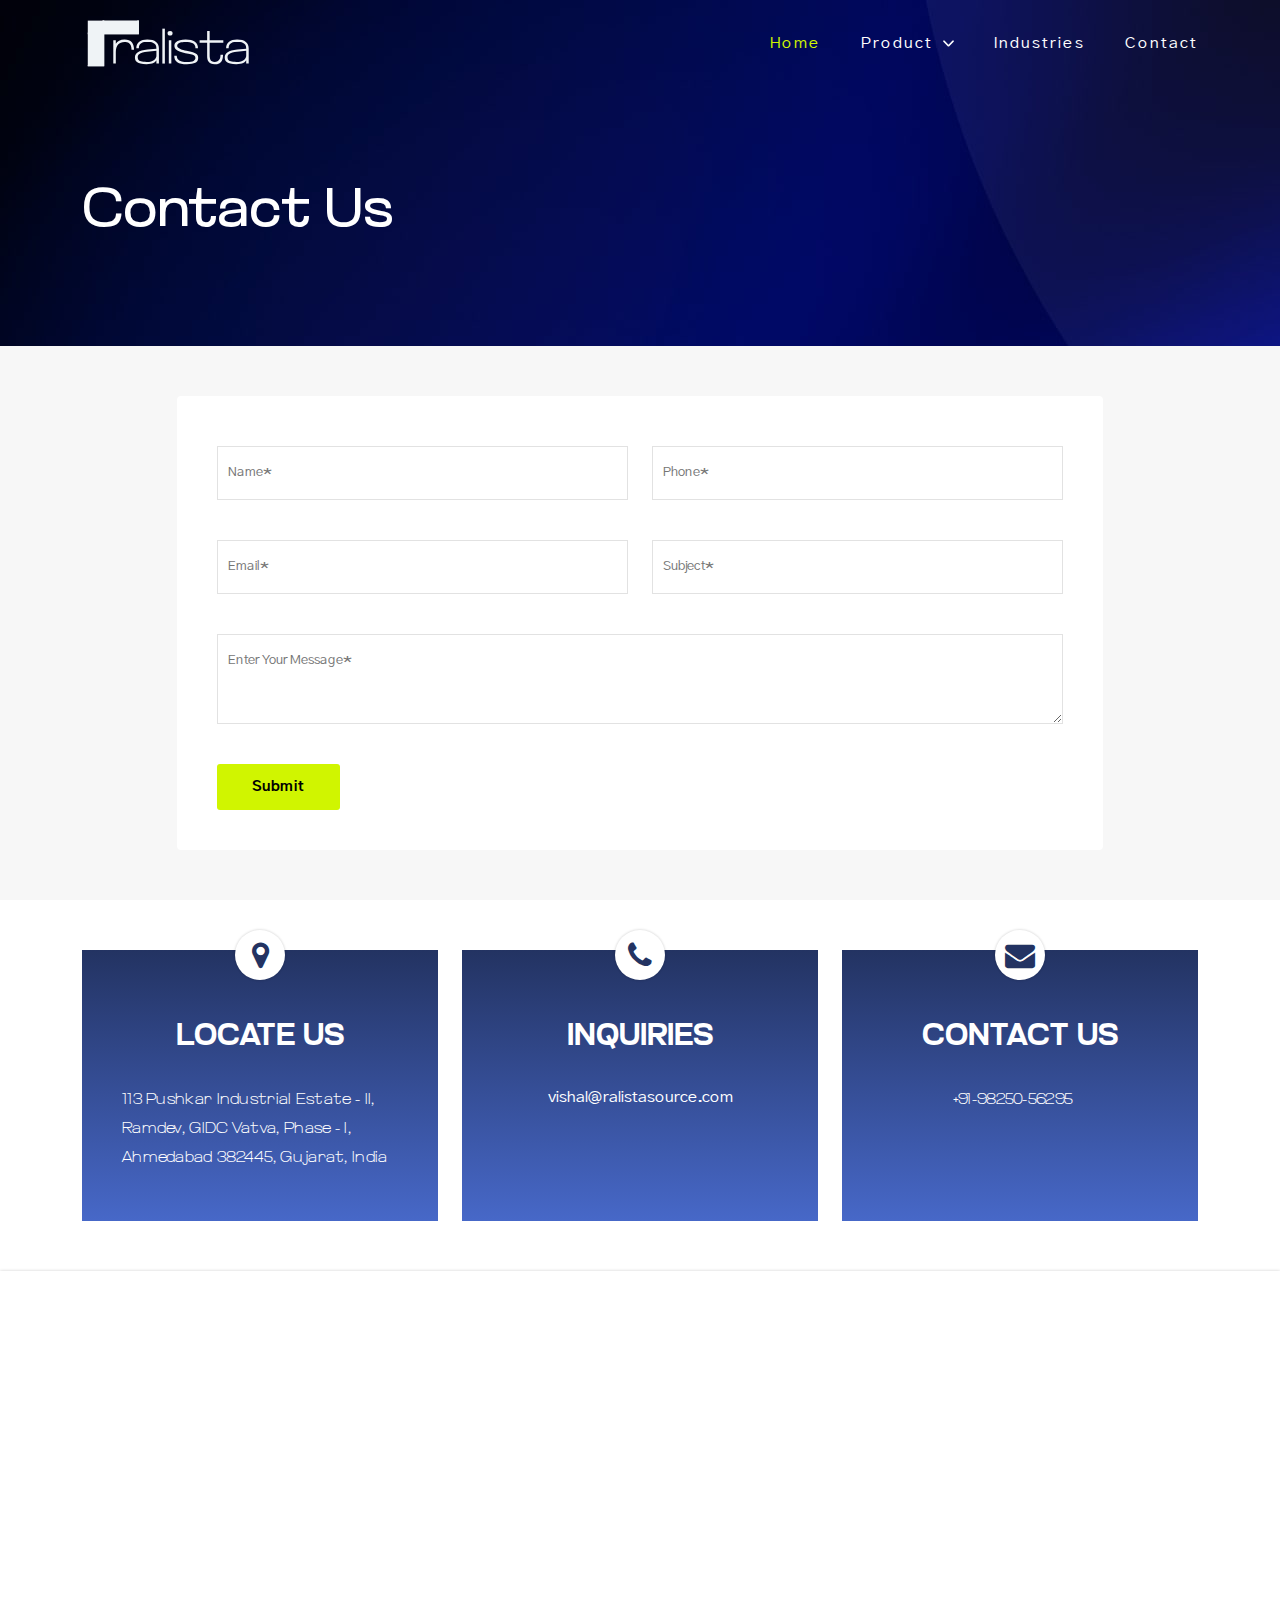
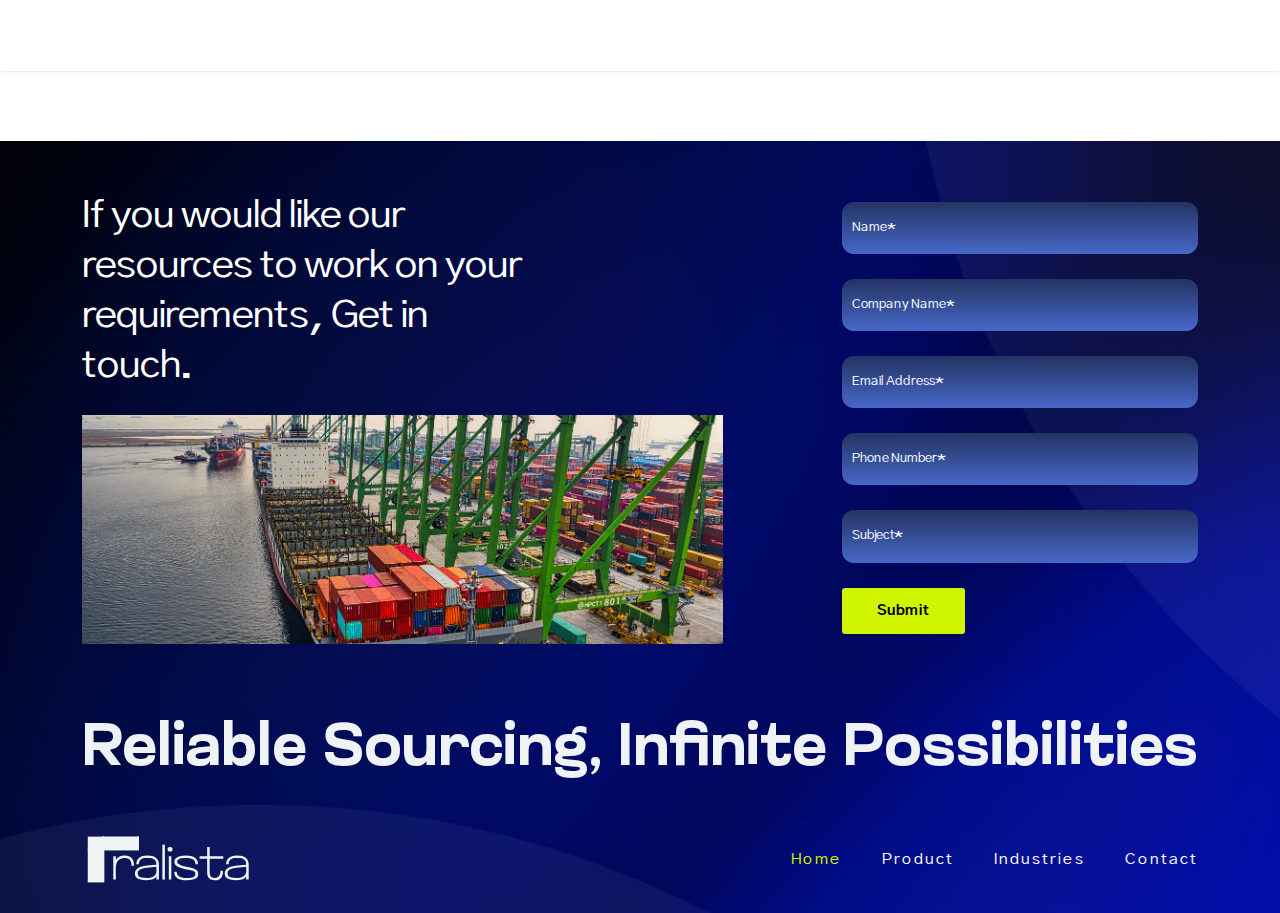
<file: contact.html>
<!DOCTYPE html>
<html lang="en">

<head>
    <meta charset="UTF-8">
    <meta http-equiv="X-UA-Compatible" content="IE=edge">
    <meta name="description"
        content="Paynela is committed to making care more accessible through our innovative payment solutions. Our seamless, secure, and affordable solutions ensure that patients have the accessibility to the medications that they need">
    <meta name="viewport" content="width=device-width, initial-scale=1.0">
    <title>Ralista</title>
    <link rel="icon" href="assets/images/favicon.ico" type="image/x-icon">
    <link rel="stylesheet" href="assets/css/bootstrap.min.css">
    <link rel="stylesheet" href="assets/css/font-awesome.min.css">
    <link rel="stylesheet" href="assets/css/slick-theme.css">
    <link rel="stylesheet" href="assets/css/slick.css">
    <link rel="stylesheet" href="assets/css/style.css">
</head>

<html>

<body>
    <header>
        <div class="container">
            <div class="header-wrapper custom-flex">
                <a href="index.html"><img src="assets/images/logo.svg" alt="Ralista-Logo" class="logo"></a>
                <div class="mobile-toggle">
                    <img src="assets/images/burger-menu.svg" alt="burger-menu" class="burger-menu" />
                    <img src="assets/images/close-menu.svg" alt="close-menu" class="close-icon" />
                </div>
                <ul class="navbar-menu">
                    <li class="active">
                        <a href="index.html" class="nav-links">home </a>
                    </li>
                    <li>
                        <a href="javascript:;" class="nav-links">product </a><img src="assets/images/down-arrow.svg"
                            class="down-arrow">
                        <ul class="submenu" aria-labelledby="navbarDropdown">
                            <li><a class="dropdown-item" href="product-outdoor.html">Camping & Outdoor</a></li>
                            <li><a class="dropdown-item" href="product-engineering.html">Engineering & Plastics
                                    Engineering</a></li>
                            <li><a class="dropdown-item" href="product-personal-care.html">Personal & Commerical
                                    Hygiene</a> </li>
                            <li><a class="dropdown-item" href="product-food-pacaking.html">Packaging Products</a></li>
                            <li><a class="dropdown-item" href="product-textile.html">Textile Products</a></li>
                            <li><a class="dropdown-item" href="product-wet-wipes.html">Wet Wipes</a></li>
                            <li><a class="dropdown-item" href="product-professional-cleaning.html">Cleaning
                                    Solutions</a></li>
                        </ul>
                    </li>
                    <li>
                        <a href="industry.html" class="nav-links"> Industries</a>
                    </li>
                    <li>
                        <a href="contact.html" class="nav-links"> Contact</a>
                    </li>
                </ul>
            </div>
        </div>
    </header>

    <main>
        <section id="innerbanner" class="innerbanner" style="background-image: url(./assets/images/gradiant-bg.jpg);">
            <div class="container">
                <div class="hero-content">
                    <h1>Contact Us</h1>
                </div>
            </div>
        </section>

        <section id="contact" class="contact ptb-50 bg-gray">
            <div class="container">
                <div class="row">
                    <div class="col-lg-10 mx-auto">
                        <div class="form_box">
                            <div class="card">
                                <div class="card-body">
                                    <form method="post" autocomplete="off" id="contact_info" novalidate="novalidate">
                                        <input type="hidden" name="_token"
                                            value="PAhIwAZhQXkhEC3pnSMt3dnD7XDAen4d6iU31yhT">
                                        <div class="row">
                                            <div class="col-md-6">
                                                <div class="input-wrapper">
                                                    <input class="custom-input" type="text" name="name" id="name"
                                                        value="" placeholder="Name*">
                                                </div>
                                            </div>

                                            <div class="col-md-6">
                                                <div class="input-wrapper">
                                                    <input class="custom-input" type="text" name="contact" id="contact"
                                                        value="" placeholder="Phone*" maxlength="12">
                                                </div>
                                            </div>

                                            <div class="col-md-6">
                                                <div class="input-wrapper">
                                                    <input class="custom-input" type="text" name="email" id="email"
                                                        value="" placeholder="Email*">
                                                </div>
                                            </div>

                                            <div class="col-md-6">
                                                <div class="input-wrapper">
                                                    <input class="custom-input" type="text" name="subject" id="subject"
                                                        value="" placeholder="Subject*">
                                                </div>
                                            </div>

                                            <div class="col-md-12">
                                                <div class="input-wrapper">
                                                    <textarea class="custom-input" name="message" id="message"
                                                        placeholder="Enter Your Message*"></textarea>
                                                </div>
                                            </div>
                                        </div>
                                    </form>

                                    <div class="contact_btn">
                                        <div class="btn_hover"><a href="#" class="common-btn">Submit</a> </div>
                                    </div>
                                </div>
                            </div>
                        </div>
                    </div>
                </div>
            </div>
        </section>

        <section id="contact_detail" class="contact-detail ptb-50">
            <div class="container">
                <div class="row custom-row-space">
                    <div class="col-lg-4 d-flex">
                        <div class="contact_box">
                            <div class="contact_detail india">
                                <div class="icon theme-separator">
                                    <i class="fa fa-map-marker  "></i>
                                </div>
                                <div class="title">
                                    <h3 class="text-white">Locate Us</h3>
                                </div>
                                <div class="text-white address_detail">
                                    <div>
                                        <h4 class="address">
                                            113 Pushkar Industrial Estate - II, Ramdev, GIDC Vatva, Phase - I, Ahmedabad
                                            382445, Gujarat, India<br>
                                        </h4>

                                    </div>
                                </div>
                            </div>
                        </div>
                    </div>
                    <div class="col-lg-4 d-flex">
                        <div class="contact_box">
                            <div class="contact_detail india">
                                <div class="icon">
                                    <i class="fa fa-phone"></i>
                                </div>
                                <div class="title">
                                    <h3 class="text-white">INQUIRIES</h3>
                                </div>

                                <div class="text-white address_detail">
                                    <div class="email">
                                        <a href="mailto:vishal@ralistasource.com"
                                            class="text-white">vishal@ralistasource.com</a>
                                    </div>
                                </div>
                            </div>
                        </div>
                    </div>
                    <div class="col-lg-4 d-flex">
                        <div class="contact_box">
                            <div class="contact_detail india">
                                <div class="icon">
                                    <i class="fa fa-envelope darkblue"></i>
                                </div>
                                <div class="title">
                                    <h3 class="text-white">Contact US</h3>
                                </div>
                                <div class="text-white address_detail">
                                    <div class="contact_no">
                                        <a title="+91-98250-56295" href="tel:+91-98250-56295" class="text-white">
                                            <h4 class="phone">+91-98250-56295</h4>
                                        </a>
                                    </div>
                                </div>
                            </div>
                        </div>
                    </div>
                </div>
            </div>
        </section>

        <section class="iframe-map-section">
            <iframe
                src="https://www.google.com/maps/embed?pb=!1m18!1m12!1m3!1d918.3960754950746!2d72.63747137571451!3d22.965531730160816!2m3!1f0!2f0!3f0!3m2!1i1024!2i768!4f13.1!3m3!1m2!1s0x395e88bd5867e397%3A0xa2589d88b48859b9!2sPushkar%20Industrial%20Estate%2C%201%2C%20Phase%20I%2C%20Vatva%20GIDC%2C%20Ahmedabad%2C%20Gujarat%20382445!5e0!3m2!1sen!2sin!4v1691036192963!5m2!1sen!2sin"
                allowfullscreen="" loading="lazy" referrerpolicy="no-referrer-when-downgrade"></iframe>
        </section>
    </main>

    <footer id="footer" class="footer bg-banner" style="background-image: url(assets/images/gradiant-bg.jpg);">
        <div class="footer-wrapper">
            <div class="container">
                <div class="row align-items-center custom-row-space">
                    <div class="col-lg-7">
                        <div class="footer-title mb-4">
                            If you would like our resources to work on your requirements,
                            Get in touch.
                        </div>
                        <img src="assets/images/home-image1.png" alt="home-image1">
                    </div>

                    <div class="col-lg-4 ms-auto">
                        <form method="post" autocomplete="off" id="contact_info" novalidate="novalidate">
                            <input type="hidden" name="_token" value="PAhIwAZhQXkhEC3pnSMt3dnD7XDAen4d6iU31yhT">
                            <div class="row">
                                <div class="input-wrapper">
                                    <input type="text" name="name" id="name" value="" class="custom-input"
                                        placeholder="Name*">
                                </div>

                                <div class="input-wrapper">
                                    <input type="text" name="companyname" id="companyname" value="" class="custom-input"
                                        placeholder="Company Name*">
                                </div>

                                <div class="input-wrapper">
                                    <input type="email" name="email" id="email" value="" class="custom-input"
                                        placeholder="Email Address*">
                                </div>

                                <div class="input-wrapper">
                                    <input type="text" name="contact" id="contact" value="" class="custom-input"
                                        placeholder="Phone Number*" maxlength="12">
                                </div>

                                <div class="input-wrapper">
                                    <input class="custom-input" type="text" name="subject" id="subject" value=""
                                        placeholder="Subject*">
                                </div>

                                <div class="contact_btn">
                                    <div class="btn_hover"><a href="#" class="common-btn">Submit</a> </div>
                                </div>
                            </div>
                        </form>
                    </div>
                </div>

                <h2 class="footer-bottom-title">Reliable Sourcing, Infinite Possibilities</h2>
                <div class="custom-flex footer-flex">
                    <img src="assets/images/logo.svg" alt="logo" class="footer-logo">
                    <ul class="footer-link">
                        <li class="active">
                            <a href="index.html">home </a>
                        </li>
                        <li>
                            <a href="javascript:;">product </a>

                        </li>
                        <li>
                            <a href="industry.html"> Industries</a>
                        </li>
                        <li>
                            <a href="contact.html"> Contact</a>
                        </li>
                    </ul>
                </div>
            </div>
        </div>
    </footer>

    <script src="assets/js/jquery.min.js"></script>
    <script src="assets/js/bootstrap.min.js"></script>
    <script src="assets/js/slick.min.js"></script>
    <script src="assets/js/custom.js"></script>
</body>

</html>
</file>
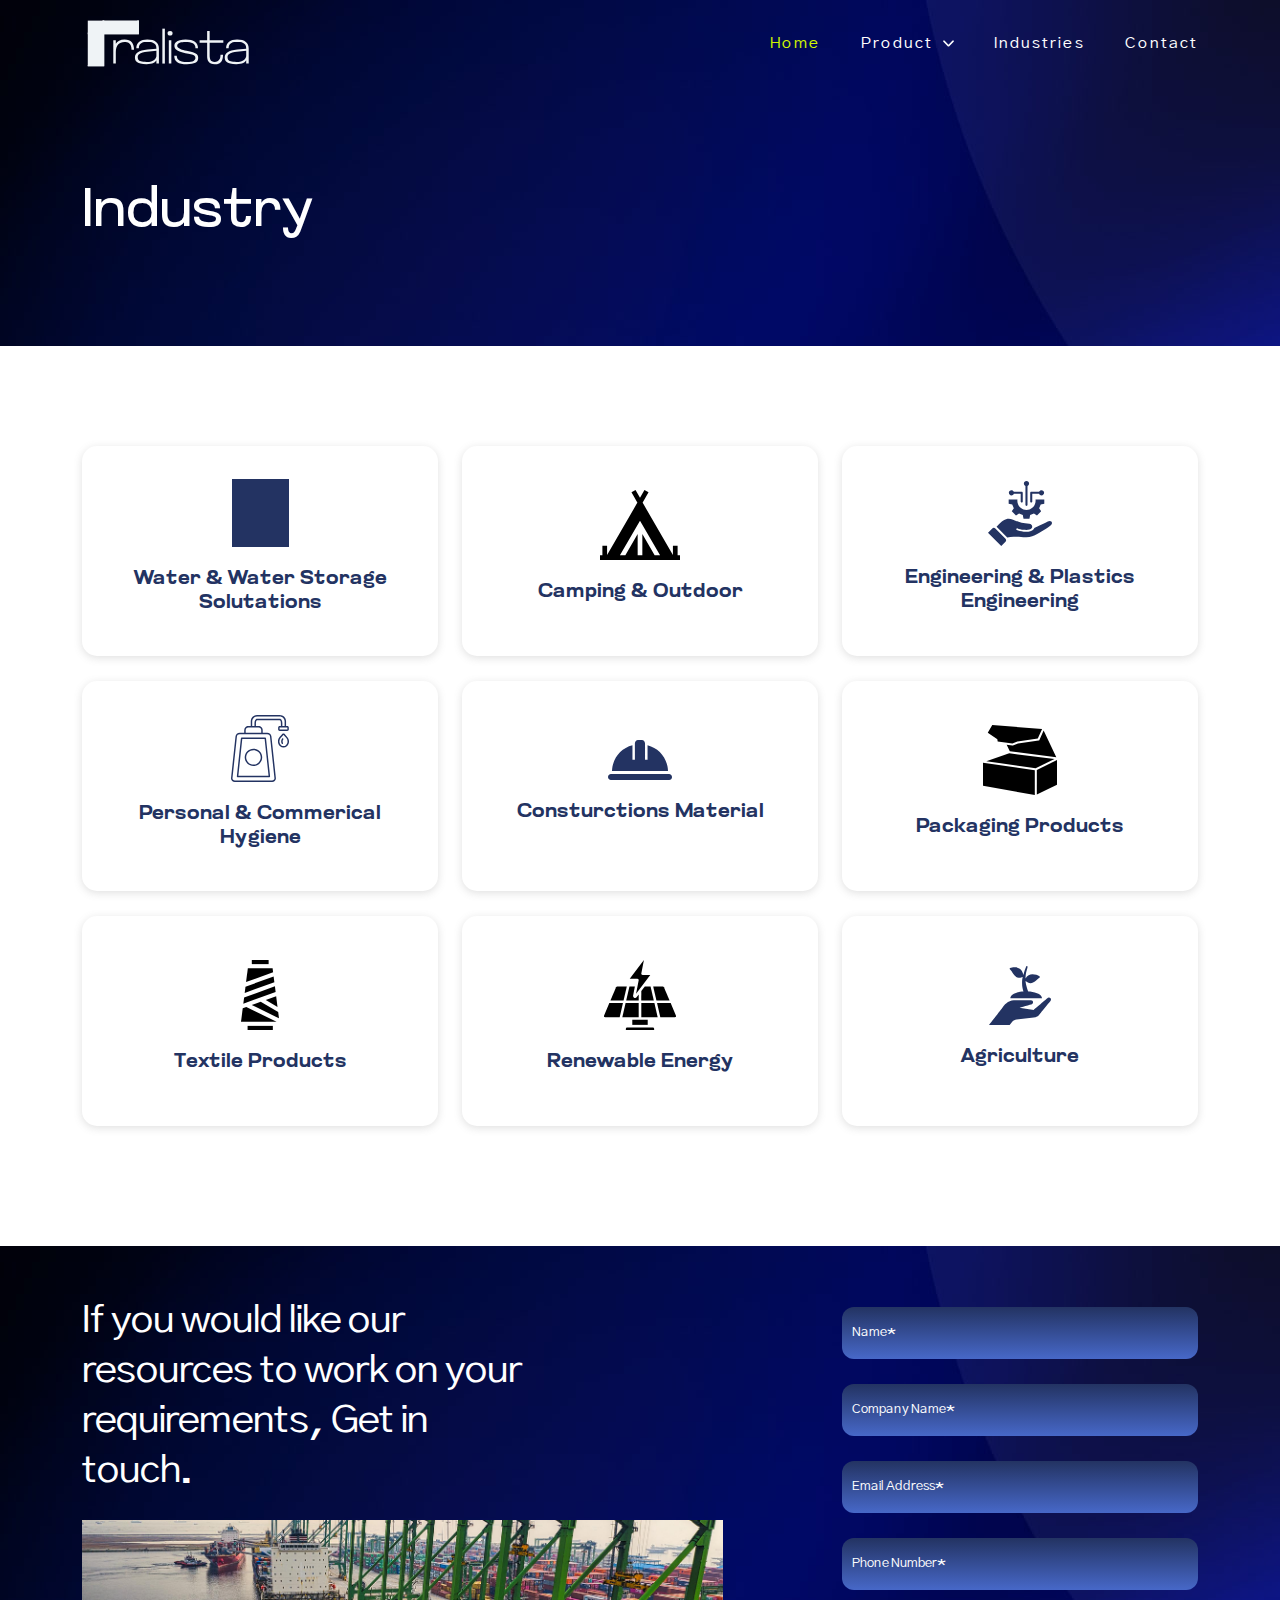
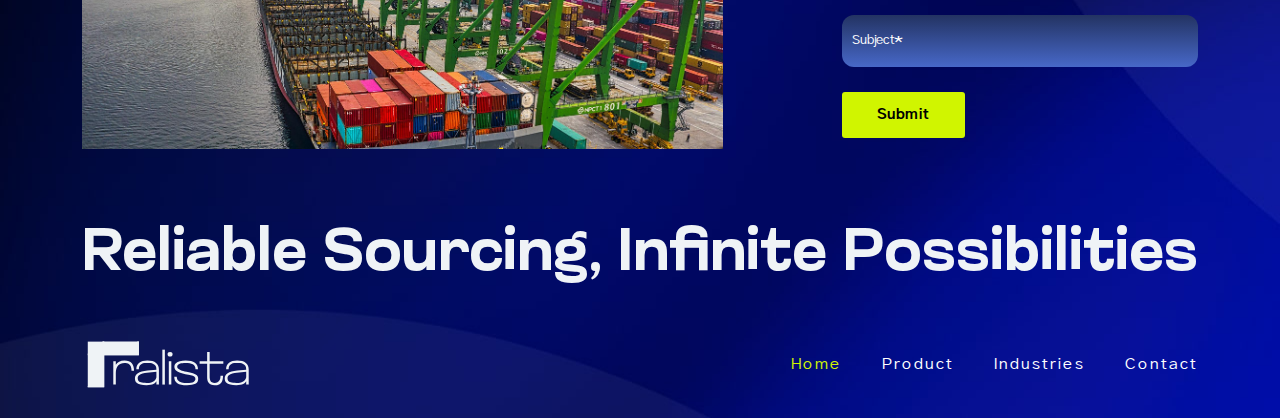
<file: industry.html>
<!DOCTYPE html>
<html lang="en">

<head>
    <meta charset="UTF-8">
    <meta http-equiv="X-UA-Compatible" content="IE=edge">
    <meta name="description"
        content="Paynela is committed to making care more accessible through our innovative payment solutions. Our seamless, secure, and affordable solutions ensure that patients have the accessibility to the medications that they need">
    <meta name="viewport" content="width=device-width, initial-scale=1.0">
    <title>Ralista</title>
    <link rel="icon" type="images/favicon" href="assets/images/favicon.png">
    <link rel="stylesheet" href="assets/css/bootstrap.min.css">
    <link rel="stylesheet" href="assets/css/font-awesome.min.css">
    <link rel="stylesheet" href="assets/css/slick-theme.css">
    <link rel="stylesheet" href="assets/css/slick.css">
    <link rel="stylesheet" href="assets/css/style.css">
</head>

<html>

<body>
    <header>
        <div class="container">
            <div class="header-wrapper custom-flex">
                <a href="index.html"><img src="assets/images/logo.svg" alt="Ralista-Logo" class="logo"></a>
                <div class="mobile-toggle">
                    <img src="assets/images/burger-menu.svg" alt="burger-menu" class="burger-menu" />
                    <img src="assets/images/close-menu.svg" alt="close-menu" class="close-icon" />
                </div>
                <ul class="navbar-menu">
                    <li class="active">
                        <a href="index.html" class="nav-links">home </a>
                    </li>
                    <li>
                        <a href="javascript:;" class="nav-links">product </a><img src="assets/images/down-arrow.svg"
                            class="down-arrow">
                        <ul class="submenu" aria-labelledby="navbarDropdown">
                            <li><a class="dropdown-item" href="product-outdoor.html">Camping & Outdoor</a></li>
                            <li><a class="dropdown-item" href="product-engineering.html">Engineering & Plastics
                                    Engineering</a></li>
                            <li><a class="dropdown-item" href="product-personal-care.html">Personal & Commerical
                                    Hygiene</a> </li>
                            <li><a class="dropdown-item" href="product-food-pacaking.html">Packaging Products</a></li>
                            <li><a class="dropdown-item" href="product-textile.html">Textile Products</a></li>
                            <li><a class="dropdown-item" href="product-wet-wipes.html">Wet Wipes</a></li>
                            <li><a class="dropdown-item" href="product-professional-cleaning.html">Cleaning
                                    Solutions</a></li>
                        </ul>
                    </li>
                    <li>
                        <a href="industry.html" class="nav-links"> Industries</a>
                    </li>
                    <li>
                        <a href="contact.html" class="nav-links"> Contact</a>
                    </li>
                </ul>
            </div>
        </div>
    </header>

    <main>
        <section id="innerbanner" class="innerbanner" style="background-image: url(./assets/images/gradiant-bg.jpg);">
            <div class="container">
                <div class="hero-content">
                    <h1>Industry</h1>
                </div>
            </div>
        </section>

        <section class="pt-100 pb-50">
            <div class="container">
                <div class="row custom-space">
                    <div class="col-lg-4 col-md-6">
                        <div class="industry-box">
                            <img src="assets/images/water.svg" alt="water">
                            <h3>Water & Water Storage Solutations</h3>
                        </div>
                    </div>
                    <div class="col-lg-4 col-md-6">
                        <div class="industry-box">
                            <img src="assets/images/outdoor-camping.svg" alt="outdoor-camping">
                            <h3>Camping & Outdoor</h3>
                        </div>
                    </div>
                    <div class="col-lg-4 col-md-6">
                        <div class="industry-box">
                            <img src="assets/images/engineering.svg" alt="engineering">
                            <h3>Engineering & Plastics Engineering</h3>
                        </div>
                    </div>
                    <div class="col-lg-4 col-md-6">
                        <div class="industry-box">
                            <img src="assets/images/personal-care-&-hygiene.svg" alt="personal-care-&-hygiene">
                            <h3>Personal & Commerical Hygiene</h3>
                        </div>
                    </div>
                    <div class="col-lg-4 col-md-6">
                        <div class="industry-box">
                            <img src="assets/images/construction.svg" alt="construction">
                            <h3>Consturctions Material</h3>
                        </div>
                    </div>
                    <div class="col-lg-4 col-md-6">
                        <div class="industry-box">
                            <img src="assets/images/paper-products.svg" alt="paper-products">
                            <h3>Packaging Products</h3>
                        </div>
                    </div>
                    <div class="col-lg-4 col-md-6">
                        <div class="industry-box">
                            <img src="assets/images/textile.svg" alt="textile">
                            <h3>Textile Products</h3>
                        </div>
                    </div>
                    <div class="col-lg-4 col-md-6">
                        <div class="industry-box">
                            <img src="assets/images/solar.svg" alt="solar">
                            <h3>Renewable Energy</h3>
                        </div>
                    </div>
                    <div class="col-lg-4 col-md-6">
                        <div class="industry-box">
                            <img src="assets/images/agriculture.svg" alt="agriculture">
                            <h3>Agriculture</h3>
                        </div>
                    </div>
                </div>
            </div>
        </section>
    </main>


    <footer id="footer" class="footer bg-banner" style="background-image: url(assets/images/gradiant-bg.jpg);">
        <div class="footer-wrapper">
            <div class="container">
                <div class="row align-items-center custom-row-space">
                    <div class="col-lg-7">
                        <div class="footer-title mb-4">
                            If you would like our resources to work on your requirements,
                            Get in touch.
                        </div>
                        <img src="assets/images/home-image1.png" alt="home-image1">
                    </div>

                    <div class="col-lg-4 ms-auto">
                        <form method="post" autocomplete="off" id="contact_info" novalidate="novalidate">
                            <input type="hidden" name="_token" value="PAhIwAZhQXkhEC3pnSMt3dnD7XDAen4d6iU31yhT">
                            <div class="row">
                                <div class="input-wrapper">
                                    <input type="text" name="name" id="name" value="" class="custom-input"
                                        placeholder="Name*">
                                </div>

                                <div class="input-wrapper">
                                    <input type="text" name="companyname" id="companyname" value="" class="custom-input"
                                        placeholder="Company Name*">
                                </div>

                                <div class="input-wrapper">
                                    <input type="email" name="email" id="email" value="" class="custom-input"
                                        placeholder="Email Address*">
                                </div>

                                <div class="input-wrapper">
                                    <input type="text" name="contact" id="contact" value="" class="custom-input"
                                        placeholder="Phone Number*" maxlength="12">
                                </div>

                                <div class="input-wrapper">
                                    <input class="custom-input" type="text" name="subject" id="subject" value=""
                                        placeholder="Subject*">
                                </div>

                                <div class="contact_btn">
                                    <div class="btn_hover"><a href="#" class="common-btn">Submit</a> </div>
                                </div>
                            </div>
                        </form>
                    </div>
                </div>

                <h2 class="footer-bottom-title">Reliable Sourcing, Infinite Possibilities</h2>
                <div class="custom-flex footer-flex">
                    <img src="assets/images/logo.svg" alt="logo" class="footer-logo">
                    <ul class="footer-link">
                        <li class="active">
                            <a href="index.html">home </a>
                        </li>
                        <li>
                            <a href="product.html">product </a>

                        </li>
                        <li>
                            <a href="industry.html"> Industries</a>
                        </li>
                        <li>
                            <a href="contact.html"> Contact</a>
                        </li>
                    </ul>
                </div>
            </div>
        </div>
    </footer>

    <script src="assets/js/jquery.min.js"></script>
    <script src="assets/js/bootstrap.min.js"></script>
    <script src="assets/js/slick.min.js"></script>
    <script src="assets/js/custom.js"></script>
</body>

</html>
</file>
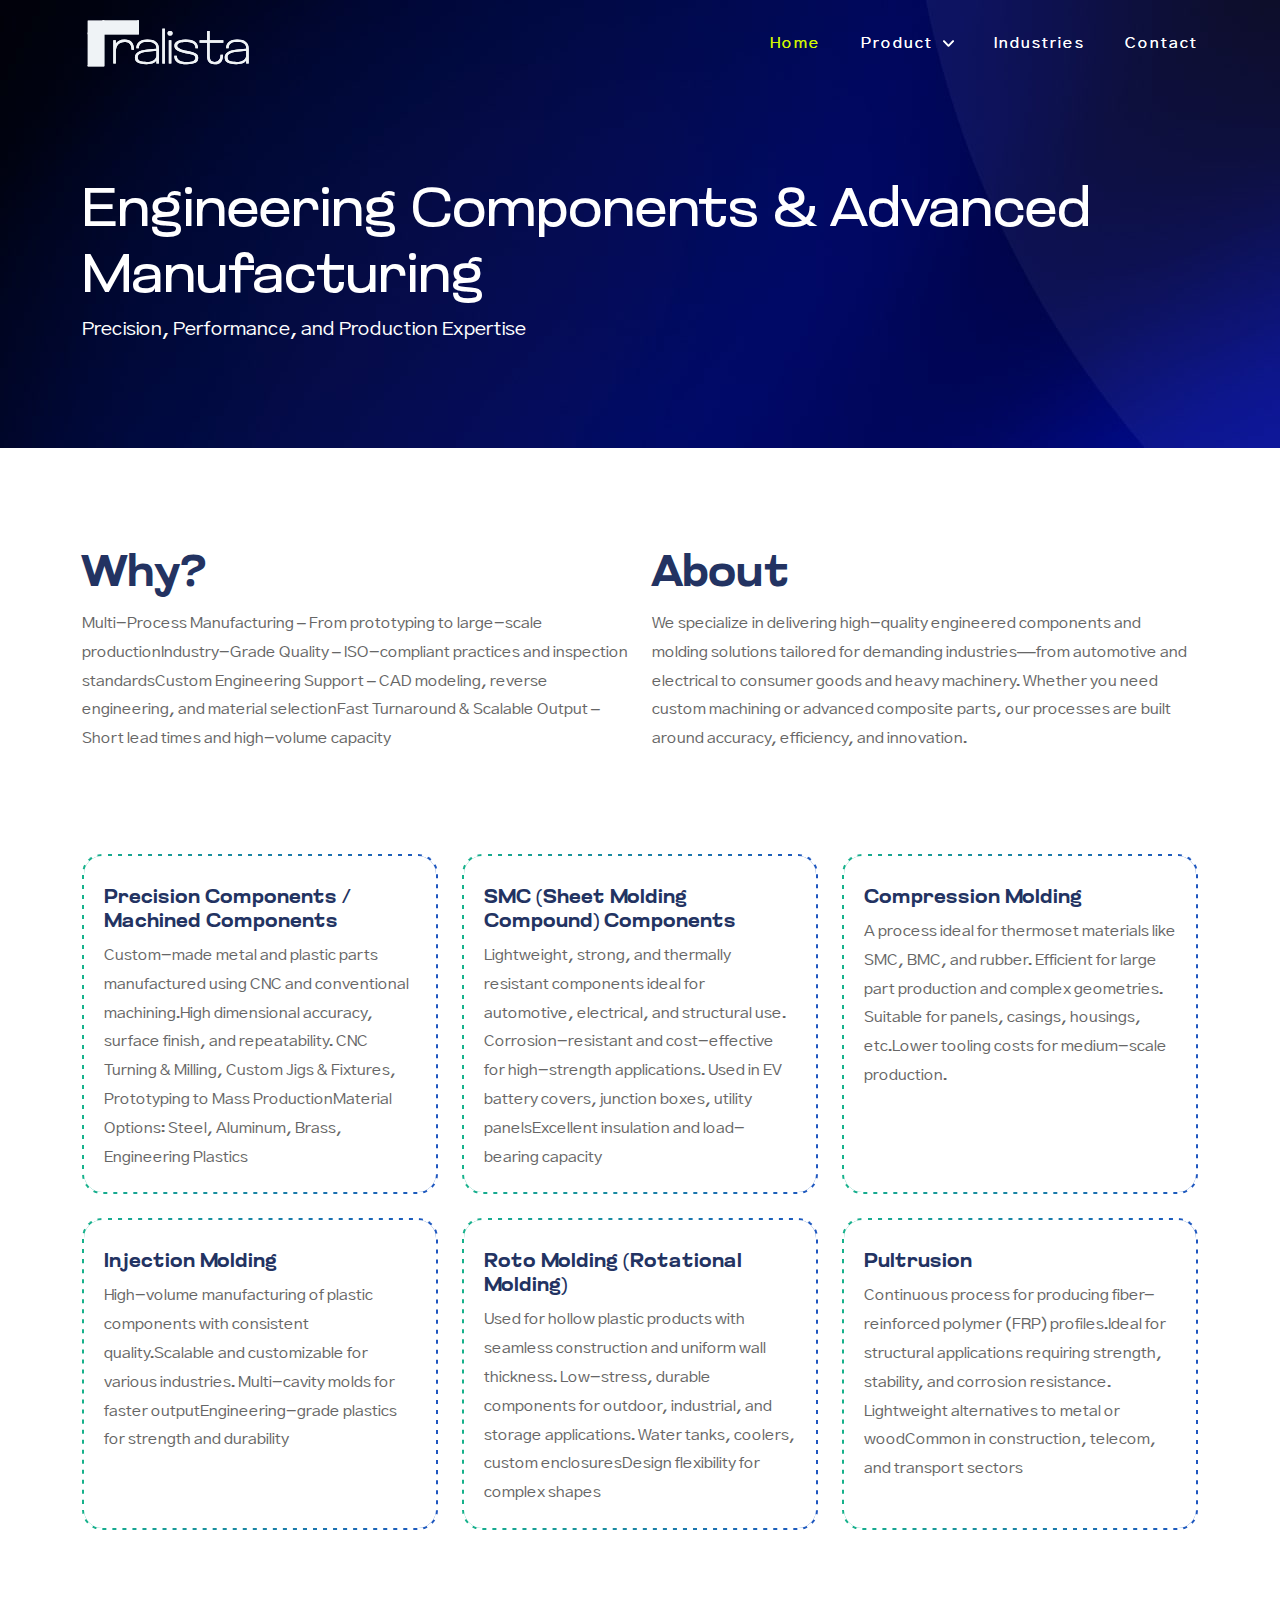
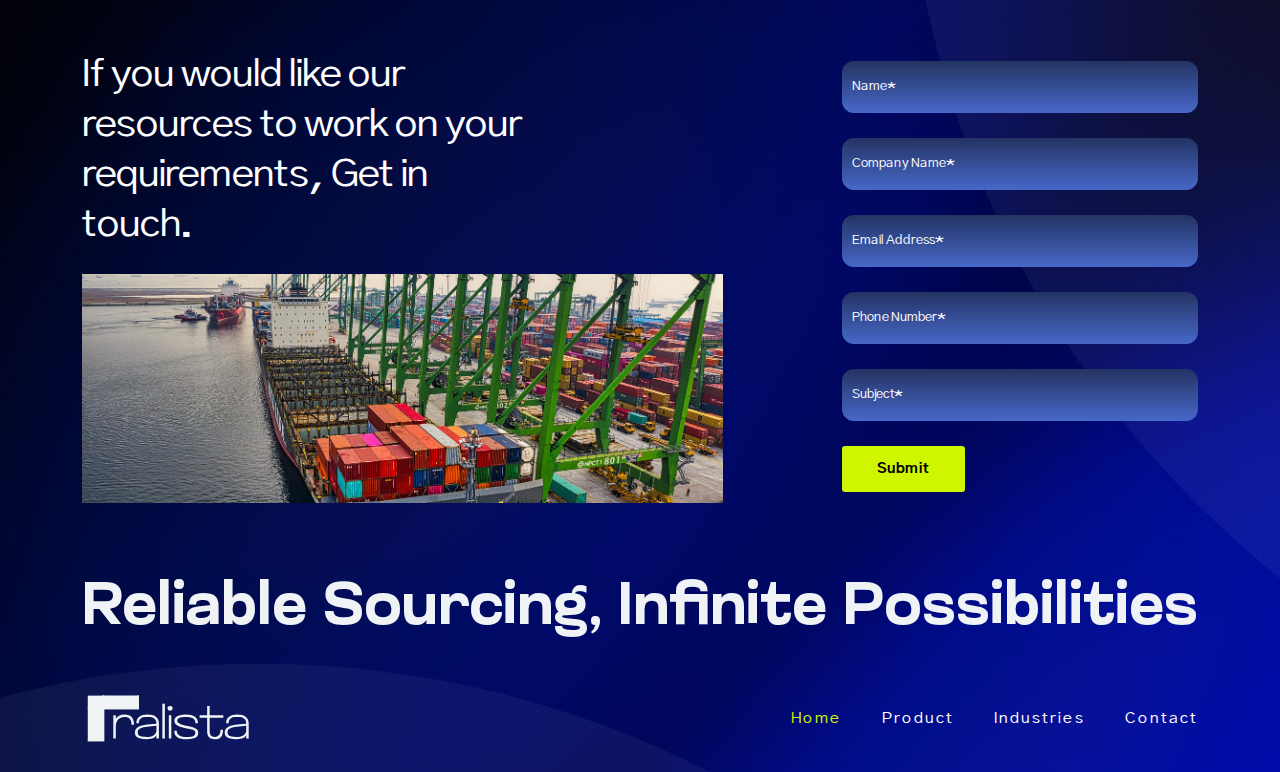
<file: product-engineering.html>
<!DOCTYPE html>
<html lang="en">

<head>
    <meta charset="UTF-8">
    <meta http-equiv="X-UA-Compatible" content="IE=edge">
    <meta name="description"
        content="Paynela is committed to making care more accessible through our innovative payment solutions. Our seamless, secure, and affordable solutions ensure that patients have the accessibility to the medications that they need">
    <meta name="viewport" content="width=device-width, initial-scale=1.0">
    <title>Ralista</title>
    <link rel="icon" type="images/favicon" href="assets/images/favicon.png">
    <link rel="stylesheet" href="assets/css/bootstrap.min.css">
    <link rel="stylesheet" href="assets/css/font-awesome.min.css">
    <link rel="stylesheet" href="assets/css/slick-theme.css">
    <link rel="stylesheet" href="assets/css/slick.css">
    <link rel="stylesheet" href="assets/css/style.css">
</head>

<html>

<body>
    <header>
        <div class="container">
            <div class="header-wrapper custom-flex">
                <a href="index.html"><img src="assets/images/logo.svg" alt="Ralista-Logo" class="logo"></a>
                <div class="mobile-toggle">
                    <img src="assets/images/burger-menu.svg" alt="burger-menu" class="burger-menu" />
                    <img src="assets/images/close-menu.svg" alt="close-menu" class="close-icon" />
                </div>
                <ul class="navbar-menu">
                    <li class="active">
                        <a href="index.html" class="nav-links">home </a>
                    </li>
                    <li>
                        <a href="javascript:;" class="nav-links">product </a><img src="assets/images/down-arrow.svg"
                            class="down-arrow">
                        <ul class="submenu" aria-labelledby="navbarDropdown">
                            <li><a class="dropdown-item" href="product-outdoor.html">Camping & Outdoor</a></li>
                            <li><a class="dropdown-item" href="product-engineering.html">Engineering & Plastics
                                    Engineering</a></li>
                            <li><a class="dropdown-item" href="product-personal-care.html">Personal & Commerical
                                    Hygiene</a> </li>
                            <li><a class="dropdown-item" href="product-food-pacaking.html">Packaging Products</a></li>
                            <li><a class="dropdown-item" href="product-textile.html">Textile Products</a></li>
                            <li><a class="dropdown-item" href="product-wet-wipes.html">Wet Wipes</a></li>
                            <li><a class="dropdown-item" href="product-professional-cleaning.html">Cleaning
                                    Solutions</a></li>
                        </ul>
                    </li>
                    <li>
                        <a href="industry.html" class="nav-links"> Industries</a>
                    </li>
                    <li>
                        <a href="contact.html" class="nav-links"> Contact</a>
                    </li>
                </ul>
            </div>
        </div>
    </header>
    <header>
        <div class="container">
            <div class="header-wrapper custom-flex">
                <a href="index.html"><img src="assets/images/logo.svg" alt="Ralista-Logo" class="logo"></a>
                <div class="mobile-toggle">
                    <img src="assets/images/burger-menu.svg" alt="burger-menu" class="burger-menu" />
                    <img src="assets/images/close-menu.svg" alt="close-menu" class="close-icon" />
                </div>
                <ul class="navbar-menu">
                    <li class="active">
                        <a href="index.html" class="nav-links">home </a>
                    </li>
                    <li>
                        <a href="product.html" class="nav-links">product </a><img src="assets/images/down-arrow.svg"
                            class="down-arrow">
                        <ul class="submenu" aria-labelledby="navbarDropdown">
                            <li><a class="dropdown-item" href="products.html#water-and-water-storage-solutations">Water
                                    &amp; Water Storage Solutations</a></li>
                            <li><a class="dropdown-item" href="products.html#camping-and-outdoor">Camping &amp;
                                    Outdoor</a></li>
                            <li><a class="dropdown-item" href="products.html#engineering">Engineering &amp; Plastics
                                    Engineering</a></li>
                            <li><a class="dropdown-item" href="products.html#personal-and-commerical-hygiene">Personal
                                    &amp; Commerical Hygiene</a></li>
                            <li><a class="dropdown-item" href="products.html#consturctions-material">Consturctions
                                    Material</a></li>
                            <li><a class="dropdown-item" href="products.html#packaging-products">Packaging Products</a>
                            </li>
                            <li><a class="dropdown-item" href="products.html#textile-products">Textile Products</a></li>
                            <li><a class="dropdown-item" href="products.html#renewable-energy">Renewable Energy</a></li>
                            <li><a class="dropdown-item" href="products.html#agriculture">Agriculture</a></li>
                        </ul>
                    </li>
                    <li>
                        <a href="industry.html" class="nav-links"> Industries</a>
                    </li>
                    <li>
                        <a href="contact.html" class="nav-links"> Contact</a>
                    </li>
                </ul>
            </div>
        </div>
    </header>

    <mian>
        <section id="innerbanner" class="innerbanner" style="background-image: url(./assets/images/gradiant-bg.jpg);">
            <div class="container">
                <div class="hero-content">
                    <h1>Engineering Components & Advanced Manufacturing</h1>
                    <p>Precision, Performance, and Production Expertise</p>
                </div>
            </div>
        </section>

        <section class="pt-100">
            <div class="container">
                <div class="product-inner-content row custom-row-space">
                    <div class="col-lg-6">
                        <h2>Why?</h2>
                        <p>Multi-Process Manufacturing – From prototyping to large-scale
                            productionIndustry-Grade Quality – ISO-compliant practices and inspection standardsCustom
                            Engineering Support – CAD modeling, reverse engineering, and material selectionFast
                            Turnaround & Scalable Output – Short lead times and high-volume capacity</p>
                    </div>

                    <div class="col-lg-6">
                        <h2>About</h2>
                        <p>We specialize in delivering high-quality engineered components and molding solutions tailored
                            for demanding industries—from automotive and electrical to consumer goods and heavy
                            machinery. Whether you need custom machining or advanced composite parts, our processes are
                            built around accuracy, efficiency, and innovation.</p>
                    </div>
                </div>
            </div>
        </section>

        <section class="image-gallary  pt-100">
            <div class="container">
                <div class="row custom-row-space">
                    <div class="col-lg-4 col-md-6 mb-lg-4 m-0">
                        <div class="product-box">
                            <h5>Precision Components / Machined Components</h5>
                            <p>Custom-made metal and plastic parts manufactured using CNC and conventional
                                machining.High dimensional accuracy, surface finish, and repeatability.
                                CNC Turning & Milling, Custom Jigs & Fixtures, Prototyping to Mass ProductionMaterial
                                Options: Steel, Aluminum, Brass, Engineering Plastics</p>
                        </div>
                    </div>

                    <div class="col-lg-4 col-md-6 mb-lg-4 m-0">
                        <div class="product-box">
                            <h5>SMC (Sheet Molding Compound) Components</h5>
                            <p>Lightweight, strong, and thermally resistant components ideal for automotive, electrical,
                                and structural use. Corrosion-resistant and cost-effective for high-strength
                                applications.
                                Used in EV battery covers, junction boxes, utility panelsExcellent insulation and
                                load-bearing capacity</p>
                        </div>
                    </div>

                    <div class="col-lg-4 col-md-6 mb-lg-4 m-0">
                        <div class="product-box">
                            <h5>Compression Molding</h5>
                            <p>A process ideal for thermoset materials like SMC, BMC, and rubber. Efficient for large
                                part production and complex geometries.
                                Suitable for panels, casings, housings, etc.Lower tooling costs for medium-scale
                                production.</p>
                        </div>
                    </div>

                    <div class="col-lg-4 col-md-6">
                        <div class="product-box">
                            <h5>Injection Molding</h5>
                            <p>High-volume manufacturing of plastic components with consistent quality.Scalable and
                                customizable for various industries.
                                Multi-cavity molds for faster outputEngineering-grade plastics for strength and
                                durability
                            </p>
                        </div>
                    </div>

                    <div class="col-lg-4 col-md-6">
                        <div class="product-box">
                            <h5>Roto Molding (Rotational Molding)</h5>
                            <p>Used for hollow plastic products with seamless construction and uniform wall thickness.
                                Low-stress, durable components for outdoor, industrial, and storage applications.
                                Water tanks, coolers, custom enclosuresDesign flexibility for complex shapes</p>
                        </div>
                    </div>

                    <div class="col-lg-4 col-md-6">
                        <div class="product-box">
                            <h5>Pultrusion</h5>
                            <p>Continuous process for producing fiber-reinforced polymer (FRP) profiles.Ideal for
                                structural applications requiring strength, stability, and corrosion resistance.
                                Lightweight alternatives to metal or woodCommon in construction, telecom, and transport
                                sectors
                            </p>
                        </div>
                    </div>
                </div>
            </div>
        </section>
    </mian>

    <footer id="footer" class="footer bg-banner" style="background-image: url(assets/images/gradiant-bg.jpg);">
        <div class="footer-wrapper">
            <div class="container">
                <div class="row align-items-center custom-row-space">
                    <div class="col-lg-7">
                        <div class="footer-title mb-4">
                            If you would like our resources to work on your requirements,
                            Get in touch.
                        </div>
                        <img src="assets/images/home-image1.png" alt="home-image1">
                    </div>

                    <div class="col-lg-4 ms-auto">
                        <form method="post" autocomplete="off" id="contact_info" novalidate="novalidate">
                            <input type="hidden" name="_token" value="PAhIwAZhQXkhEC3pnSMt3dnD7XDAen4d6iU31yhT">
                            <div class="row">
                                <div class="input-wrapper">
                                    <input type="text" name="name" id="name" value="" class="custom-input"
                                        placeholder="Name*">
                                </div>

                                <div class="input-wrapper">
                                    <input type="text" name="companyname" id="companyname" value="" class="custom-input"
                                        placeholder="Company Name*">
                                </div>

                                <div class="input-wrapper">
                                    <input type="email" name="email" id="email" value="" class="custom-input"
                                        placeholder="Email Address*">
                                </div>

                                <div class="input-wrapper">
                                    <input type="text" name="contact" id="contact" value="" class="custom-input"
                                        placeholder="Phone Number*" maxlength="12">
                                </div>

                                <div class="input-wrapper">
                                    <input class="custom-input" type="text" name="subject" id="subject" value=""
                                        placeholder="Subject*">
                                </div>

                                <div class="contact_btn">
                                    <div class="btn_hover"><a href="#" class="common-btn">Submit</a> </div>
                                </div>
                            </div>
                        </form>
                    </div>
                </div>

                <h2 class="footer-bottom-title">Reliable Sourcing, Infinite Possibilities</h2>
                <div class="custom-flex footer-flex">
                    <img src="assets/images/logo.svg" alt="logo" class="footer-logo">
                    <ul class="footer-link">
                        <li class="active">
                            <a href="index.html">home </a>
                        </li>
                        <li>
                            <a href="product.html">product </a>

                        </li>
                        <li>
                            <a href="industry.html"> Industries</a>
                        </li>
                        <li>
                            <a href="contact.html"> Contact</a>
                        </li>
                    </ul>
                </div>
            </div>
        </div>
    </footer>

    <script src="assets/js/jquery.min.js"></script>
    <script src="assets/js/bootstrap.min.js"></script>
    <script src="assets/js/slick.min.js"></script>
    <script src="assets/js/custom.js"></script>
</body>

</html>
</file>
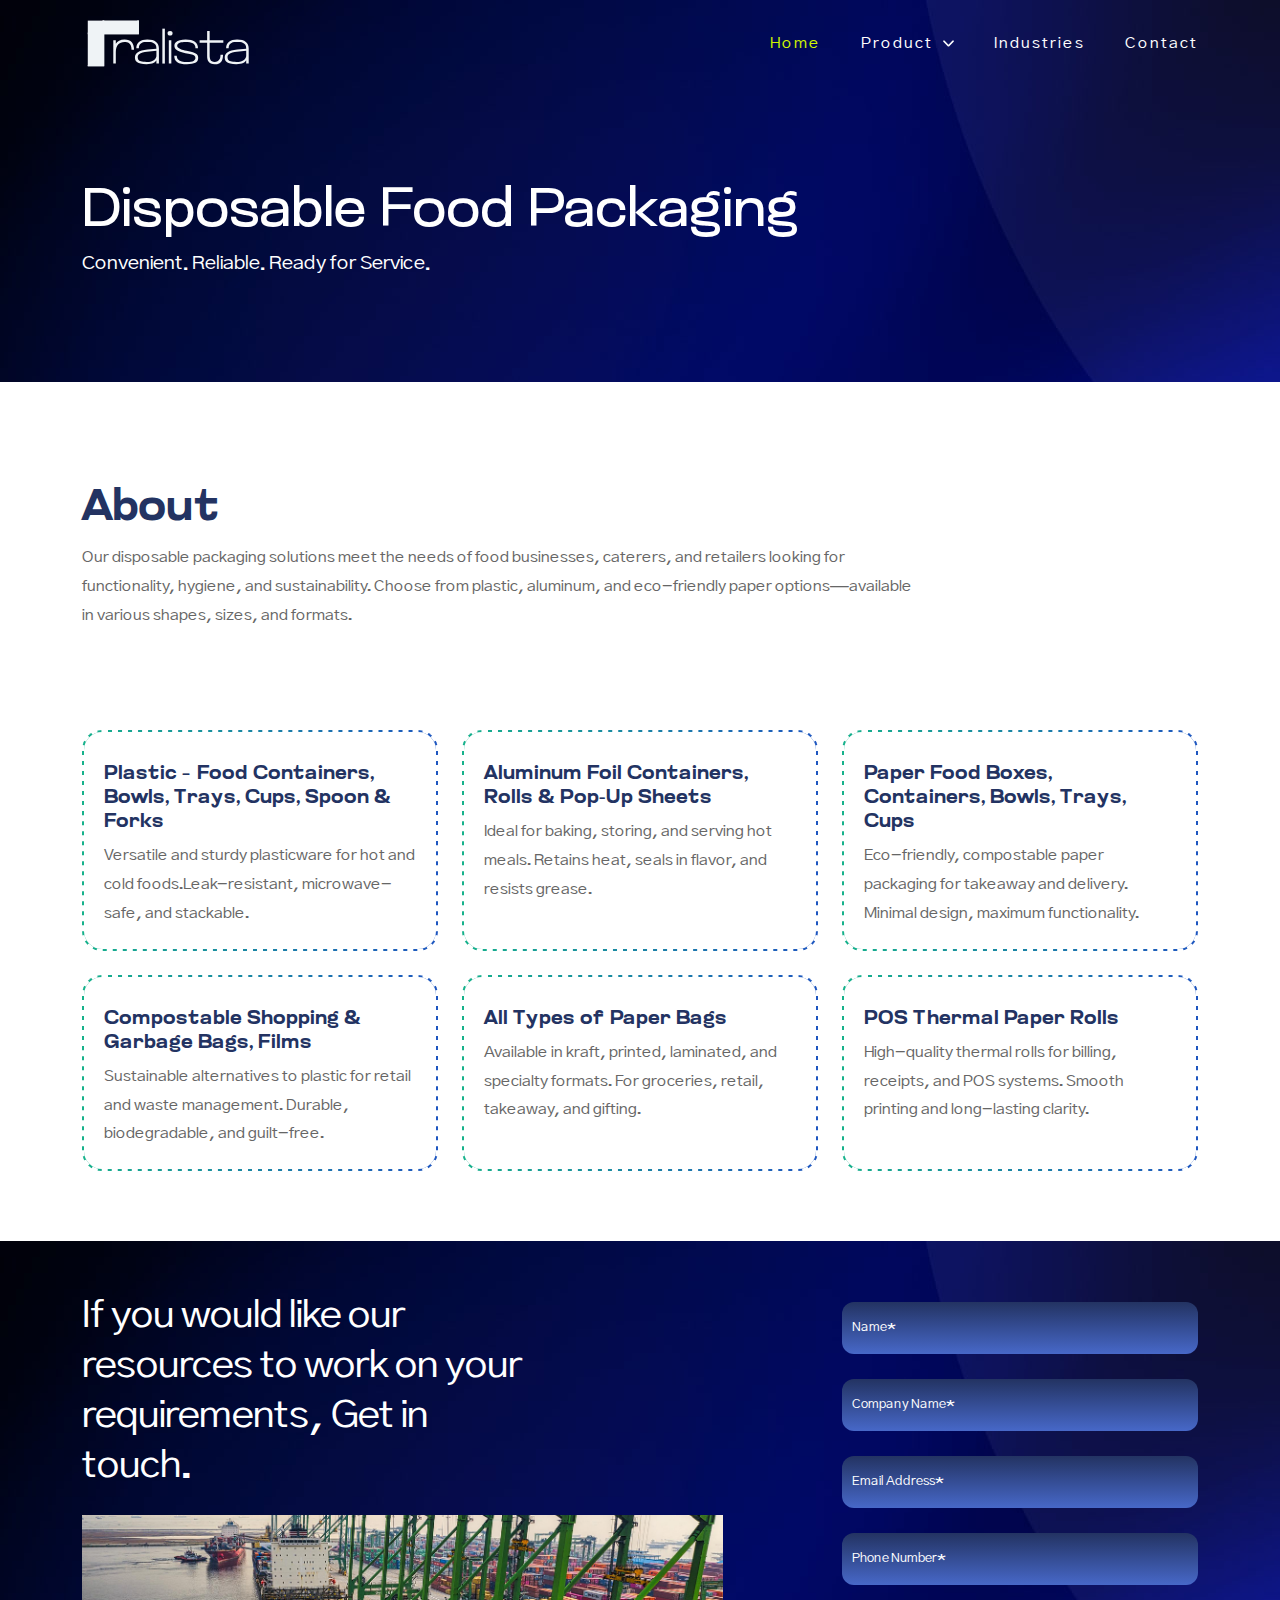
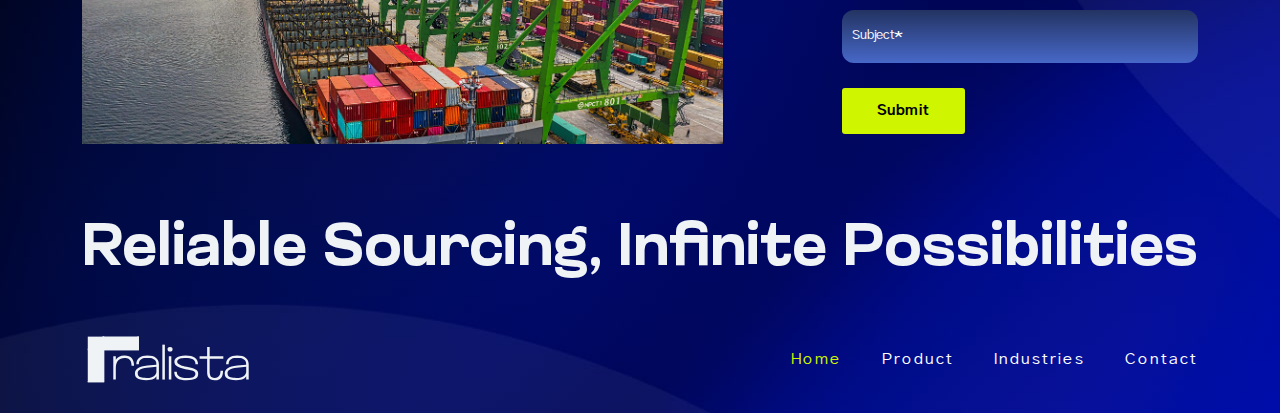
<file: product-food-pacaking.html>
<!DOCTYPE html>
<html lang="en">

<head>
    <meta charset="UTF-8">
    <meta http-equiv="X-UA-Compatible" content="IE=edge">
    <meta name="description"
        content="Paynela is committed to making care more accessible through our innovative payment solutions. Our seamless, secure, and affordable solutions ensure that patients have the accessibility to the medications that they need">
    <meta name="viewport" content="width=device-width, initial-scale=1.0">
    <title>Ralista</title>
    <link rel="icon" href="assets/images/favicon.ico" type="image/x-icon">
    <link rel="stylesheet" href="assets/css/bootstrap.min.css">
    <link rel="stylesheet" href="assets/css/font-awesome.min.css">
    <link rel="stylesheet" href="assets/css/slick-theme.css">
    <link rel="stylesheet" href="assets/css/slick.css">
    <link rel="stylesheet" href="assets/css/style.css">
</head>

<html>

<body>
    <header>
        <div class="container">
            <div class="header-wrapper custom-flex">
                <a href="index.html"><img src="assets/images/logo.svg" alt="Ralista-Logo" class="logo"></a>
                <div class="mobile-toggle">
                    <img src="assets/images/burger-menu.svg" alt="burger-menu" class="burger-menu" />
                    <img src="assets/images/close-menu.svg" alt="close-menu" class="close-icon" />
                </div>
                <ul class="navbar-menu">
                    <li class="active">
                        <a href="index.html" class="nav-links">home </a>
                    </li>
                    <li>
                        <a href="javascript:;" class="nav-links">product </a><img src="assets/images/down-arrow.svg"
                            class="down-arrow">
                        <ul class="submenu" aria-labelledby="navbarDropdown">
                           <li><a class="dropdown-item" href="product-water.html">Water & Water Storage Solutations</a></li>
                            <li><a class="dropdown-item" href="product-outdoor.html">Camping & Outdoor</a></li>
                            <li><a class="dropdown-item" href="product-engineering.html">Engineering & Plastics
                                    Engineering</a></li>
                            <li><a class="dropdown-item" href="product-personal-care.html">Personal & Commerical
                                    Hygiene</a> </li>
                            <li><a class="dropdown-item" href="product-food-pacaking.html">Packaging Products</a></li>
                            <li><a class="dropdown-item" href="product-textile.html">Textile Products</a></li>
                            <li><a class="dropdown-item" href="product-wet-wipes.html">Wet Wipes</a></li>
                            <li><a class="dropdown-item" href="product-professional-cleaning.html">Cleaning
                                    Solutions</a></li>
                        </ul>
                    </li>
                    <li>
                        <a href="industry.html" class="nav-links"> Industries</a>
                    </li>
                    <li>
                        <a href="contact.html" class="nav-links"> Contact</a>
                    </li>
                </ul>
            </div>
        </div>
    </header>

    <mian>
        <section id="innerbanner" class="innerbanner" style="background-image: url(./assets/images/gradiant-bg.jpg);">
            <div class="container">
                <div class="hero-content">
                    <h1>Disposable Food Packaging</h1>
                    <p>Convenient. Reliable. Ready for Service.</p>
                </div>
            </div>
        </section>

        <section class="pt-100">
            <div class="container">
                <div class="product-inner-content row">
                    <div class="col-lg-9">
                        <h2>About</h2>
                        <p> Our disposable packaging solutions meet the needs of food businesses, caterers, and
                            retailers
                            looking for functionality, hygiene, and sustainability. Choose from plastic, aluminum, and
                            eco-friendly paper options—available in various shapes, sizes, and formats. </p>
                    </div>

                </div>
            </div>
        </section>

        <section class="image-gallary  pt-100">
            <div class="container">
                <div class="row custom-row-space">
                    <div class="col-lg-4 col-md-6 mb-lg-4 m-0">
                        <div class="product-box">
                            <h5>Plastic – Food Containers, Bowls, Trays, Cups, Spoon & Forks</h5>
                            <p>Versatile and sturdy plasticware for hot and cold foods.Leak-resistant, microwave-safe,
                                and stackable.</p>
                        </div>
                    </div>

                    <div class="col-lg-4 col-md-6 mb-lg-4 m-0">
                        <div class="product-box">
                            <h5>Aluminum Foil Containers, Rolls & Pop-Up Sheets</h5>
                            <p>Ideal for baking, storing, and serving hot meals. Retains heat, seals in flavor, and
                                resists grease.</p>
                        </div>
                    </div>

                    <div class="col-lg-4 col-md-6 mb-lg-4 m-0">
                        <div class="product-box">
                            <h5>Paper Food Boxes, Containers, Bowls, Trays, Cups</h5>
                            <p>Eco-friendly, compostable paper packaging for takeaway and delivery. Minimal design,
                                maximum functionality.</p>
                        </div>
                    </div>

                    <div class="col-lg-4 col-md-6">
                        <div class="product-box">
                            <h5>Compostable Shopping & Garbage Bags, Films</h5>
                            <p>Sustainable alternatives to plastic for retail and waste management. Durable,
                                biodegradable, and guilt-free.
                            </p>
                        </div>
                    </div>

                    <div class="col-lg-4 col-md-6">
                        <div class="product-box">
                            <h5>All Types of Paper Bags</h5>
                            <p>Available in kraft, printed, laminated, and specialty formats. For groceries, retail,
                                takeaway, and gifting.</p>
                        </div>
                    </div>

                    <div class="col-lg-4 col-md-6">
                        <div class="product-box">
                            <h5>POS Thermal Paper Rolls</h5>
                            <p>High-quality thermal rolls for billing, receipts, and POS systems. Smooth printing and
                                long-lasting clarity.
                            </p>
                        </div>
                    </div>
                </div>
            </div>
        </section>
    </mian>

    <footer id="footer" class="footer bg-banner" style="background-image: url(assets/images/gradiant-bg.jpg);">
        <div class="footer-wrapper">
            <div class="container">
                <div class="row align-items-center custom-row-space">
                    <div class="col-lg-7">
                        <div class="footer-title mb-4">
                            If you would like our resources to work on your requirements,
                            Get in touch.
                        </div>
                        <img src="assets/images/home-image1.png" alt="home-image1">
                    </div>

                    <div class="col-lg-4 ms-auto">
                        <form method="post" autocomplete="off" id="contact_info" novalidate="novalidate">
                            <input type="hidden" name="_token" value="PAhIwAZhQXkhEC3pnSMt3dnD7XDAen4d6iU31yhT">
                            <div class="row">
                                <div class="input-wrapper">
                                    <input type="text" name="name" id="name" value="" class="custom-input"
                                        placeholder="Name*">
                                </div>

                                <div class="input-wrapper">
                                    <input type="text" name="companyname" id="companyname" value="" class="custom-input"
                                        placeholder="Company Name*">
                                </div>

                                <div class="input-wrapper">
                                    <input type="email" name="email" id="email" value="" class="custom-input"
                                        placeholder="Email Address*">
                                </div>

                                <div class="input-wrapper">
                                    <input type="text" name="contact" id="contact" value="" class="custom-input"
                                        placeholder="Phone Number*" maxlength="12">
                                </div>

                                <div class="input-wrapper">
                                    <input class="custom-input" type="text" name="subject" id="subject" value=""
                                        placeholder="Subject*">
                                </div>

                                <div class="contact_btn">
                                    <div class="btn_hover"><a href="#" class="common-btn">Submit</a> </div>
                                </div>
                            </div>
                        </form>
                    </div>
                </div>

                <h2 class="footer-bottom-title">Reliable Sourcing, Infinite Possibilities</h2>
                <div class="custom-flex footer-flex">
                    <img src="assets/images/logo.svg" alt="logo" class="footer-logo">
                    <ul class="footer-link">
                        <li class="active">
                            <a href="index.html">home </a>
                        </li>
                        <li>
                            <a href="javascript:;">product </a>

                        </li>
                        <li>
                            <a href="industry.html"> Industries</a>
                        </li>
                        <li>
                            <a href="contact.html"> Contact</a>
                        </li>
                    </ul>
                </div>
            </div>
        </div>
    </footer>

    <script src="assets/js/jquery.min.js"></script>
    <script src="assets/js/bootstrap.min.js"></script>
    <script src="assets/js/slick.min.js"></script>
    <script src="assets/js/custom.js"></script>
</body>

</html>
</file>
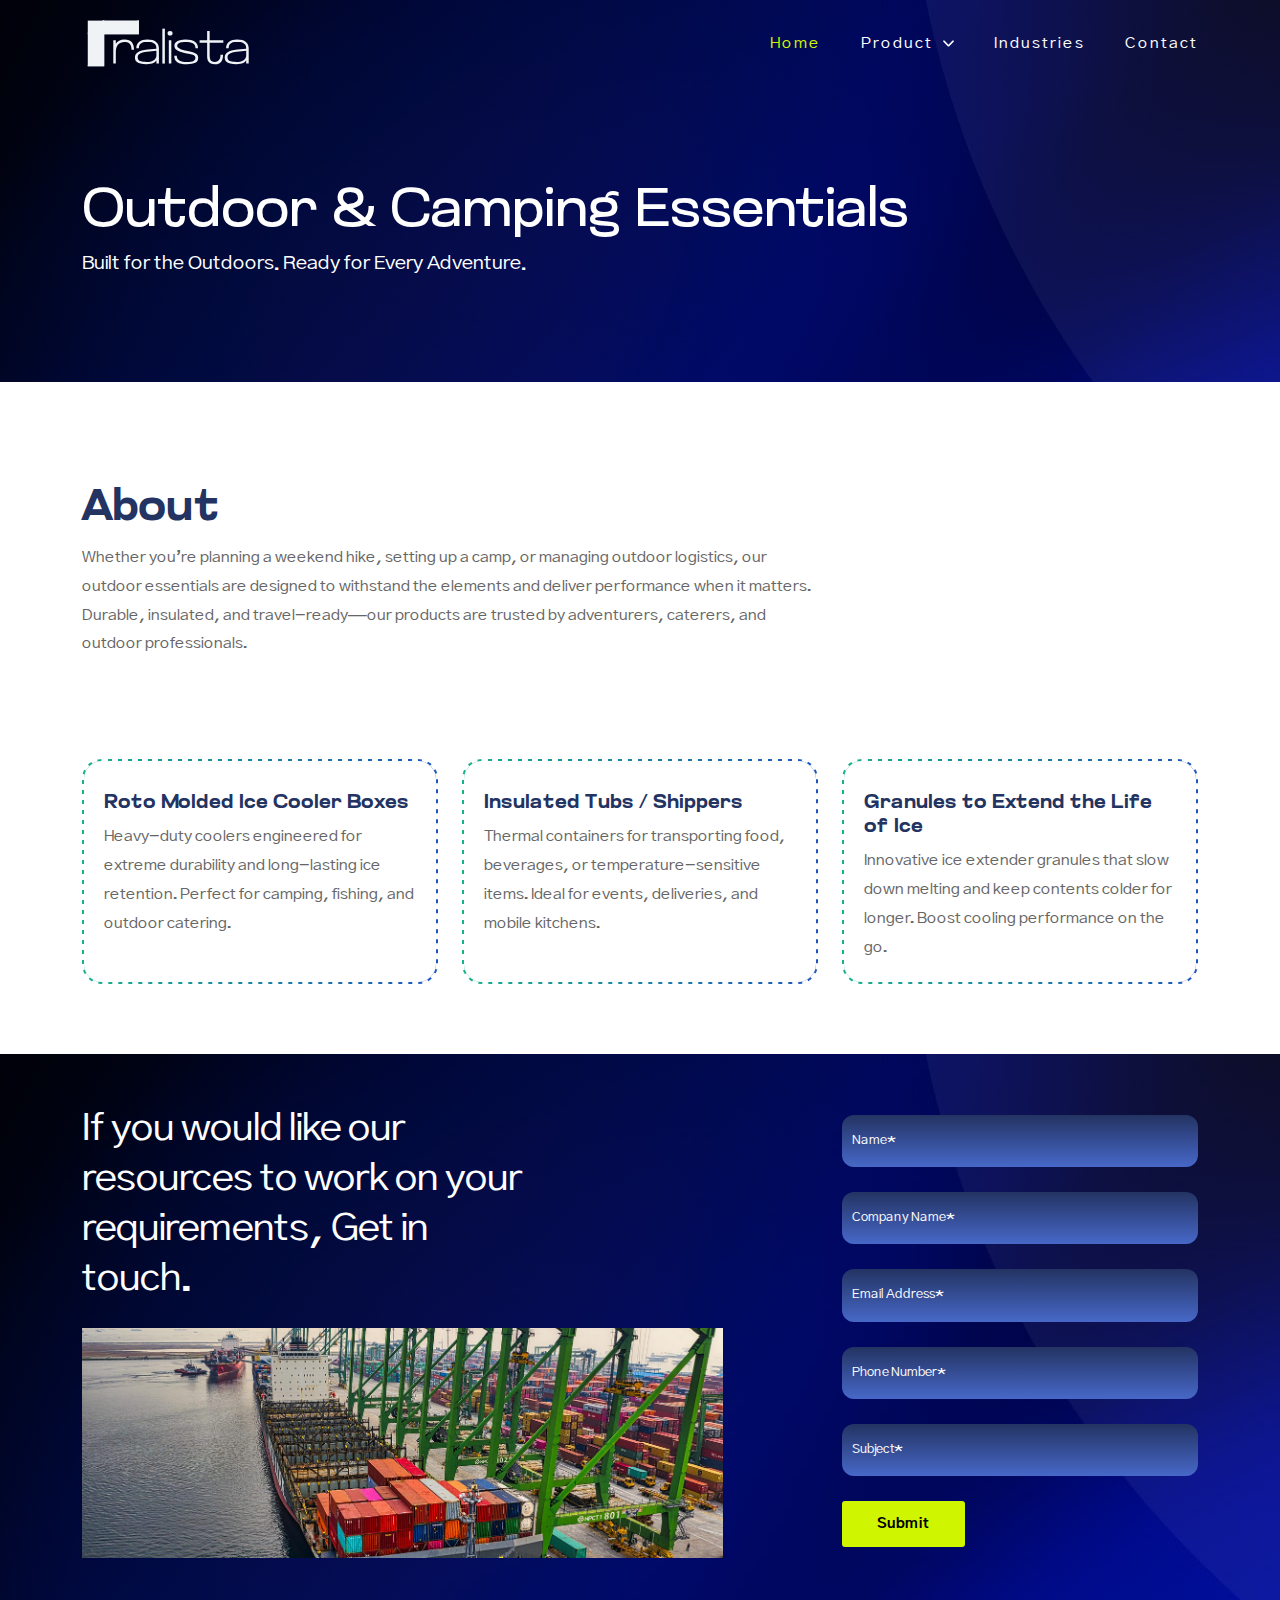
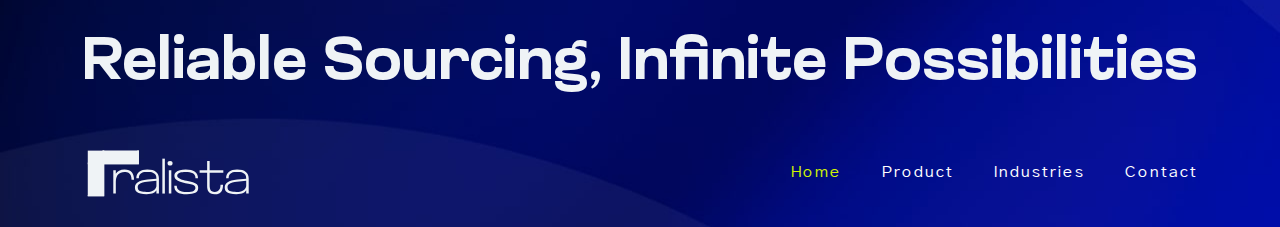
<file: product-outdoor.html>
<!DOCTYPE html>
<html lang="en">

<head>
    <meta charset="UTF-8">
    <meta http-equiv="X-UA-Compatible" content="IE=edge">
    <meta name="description"
        content="Paynela is committed to making care more accessible through our innovative payment solutions. Our seamless, secure, and affordable solutions ensure that patients have the accessibility to the medications that they need">
    <meta name="viewport" content="width=device-width, initial-scale=1.0">
    <title>Ralista</title>
    <link rel="icon" type="images/favicon" href="assets/images/favicon.png">
    <link rel="stylesheet" href="assets/css/bootstrap.min.css">
    <link rel="stylesheet" href="assets/css/font-awesome.min.css">
    <link rel="stylesheet" href="assets/css/slick-theme.css">
    <link rel="stylesheet" href="assets/css/slick.css">
    <link rel="stylesheet" href="assets/css/style.css">
</head>

<html>

<body>
    <header>
        <div class="container">
            <div class="header-wrapper custom-flex">
                <a href="index.html"><img src="assets/images/logo.svg" alt="Ralista-Logo" class="logo"></a>
                <div class="mobile-toggle">
                    <img src="assets/images/burger-menu.svg" alt="burger-menu" class="burger-menu" />
                    <img src="assets/images/close-menu.svg" alt="close-menu" class="close-icon" />
                </div>
                <ul class="navbar-menu">
                    <li class="active">
                        <a href="index.html" class="nav-links">home </a>
                    </li>
                    <li>
                        <a href="javascript:;" class="nav-links">product </a><img src="assets/images/down-arrow.svg"
                            class="down-arrow">
                        <ul class="submenu" aria-labelledby="navbarDropdown">
                            <li><a class="dropdown-item" href="product-outdoor.html">Camping & Outdoor</a></li>
                            <li><a class="dropdown-item" href="product-engineering.html">Engineering & Plastics
                                    Engineering</a></li>
                            <li><a class="dropdown-item" href="product-personal-care.html">Personal & Commerical
                                    Hygiene</a> </li>
                            <li><a class="dropdown-item" href="product-food-pacaking.html">Packaging Products</a></li>
                            <li><a class="dropdown-item" href="product-textile.html">Textile Products</a></li>
                            <li><a class="dropdown-item" href="product-wet-wipes.html">Wet Wipes</a></li>
                            <li><a class="dropdown-item" href="product-professional-cleaning.html">Cleaning
                                    Solutions</a></li>
                        </ul>
                    </li>
                    <li>
                        <a href="industry.html" class="nav-links"> Industries</a>
                    </li>
                    <li>
                        <a href="contact.html" class="nav-links"> Contact</a>
                    </li>
                </ul>
            </div>
        </div>
    </header>

    <mian>
        <section id="innerbanner" class="innerbanner" style="background-image: url(./assets/images/gradiant-bg.jpg);">
            <div class="container">
                <div class="hero-content">
                    <h1>Outdoor & Camping Essentials</h1>
                    <p>Built for the Outdoors. Ready for Every Adventure.</p>
                </div>
            </div>
        </section>

        <section class="pt-100">
            <div class="container">
                <div class="product-inner-content row">
                    <div class="col-lg-8">
                        <h2>About</h2>
                        <p>Whether you’re planning a weekend hike, setting up a camp, or managing outdoor logistics, our
                            outdoor essentials are designed to withstand the elements and deliver performance when it
                            matters. Durable, insulated, and travel-ready—our products are trusted by adventurers,
                            caterers, and outdoor professionals.</p>
                    </div>

                </div>
            </div>
        </section>

        <section class="image-gallary  pt-100">
            <div class="container">
                <div class="row custom-row-space">
                    <div class="col-lg-4 col-md-6">
                        <div class="product-box">
                            <h5>Roto Molded Ice Cooler Boxes</h5>
                            <p>Heavy-duty coolers engineered for extreme durability and long-lasting ice retention.
                                Perfect for camping, fishing, and outdoor catering.
                            </p>
                        </div>
                    </div>

                    <div class="col-lg-4 col-md-6">
                        <div class="product-box">
                            <h5>Insulated Tubs / Shippers</h5>
                            <p>Thermal containers for transporting food, beverages, or temperature-sensitive items.
                                Ideal for events, deliveries, and mobile kitchens.
                            </p>
                        </div>
                    </div>

                    <div class="col-lg-4 col-md-6">
                        <div class="product-box">
                            <h5>Granules to Extend the Life of Ice</h5>
                            <p>Innovative ice extender granules that slow down melting and keep contents colder for
                                longer. Boost cooling performance on the go.
                            </p>
                        </div>
                    </div>
                </div>
            </div>
        </section>
    </mian>

    <footer id="footer" class="footer bg-banner" style="background-image: url(assets/images/gradiant-bg.jpg);">
        <div class="footer-wrapper">
            <div class="container">
                <div class="row align-items-center custom-row-space">
                    <div class="col-lg-7">
                        <div class="footer-title mb-4">
                            If you would like our resources to work on your requirements,
                            Get in touch.
                        </div>
                        <img src="assets/images/home-image1.png" alt="home-image1">
                    </div>

                    <div class="col-lg-4 ms-auto">
                        <form method="post" autocomplete="off" id="contact_info" novalidate="novalidate">
                            <input type="hidden" name="_token" value="PAhIwAZhQXkhEC3pnSMt3dnD7XDAen4d6iU31yhT">
                            <div class="row">
                                <div class="input-wrapper">
                                    <input type="text" name="name" id="name" value="" class="custom-input"
                                        placeholder="Name*">
                                </div>

                                <div class="input-wrapper">
                                    <input type="text" name="companyname" id="companyname" value="" class="custom-input"
                                        placeholder="Company Name*">
                                </div>

                                <div class="input-wrapper">
                                    <input type="email" name="email" id="email" value="" class="custom-input"
                                        placeholder="Email Address*">
                                </div>

                                <div class="input-wrapper">
                                    <input type="text" name="contact" id="contact" value="" class="custom-input"
                                        placeholder="Phone Number*" maxlength="12">
                                </div>

                                <div class="input-wrapper">
                                    <input class="custom-input" type="text" name="subject" id="subject" value=""
                                        placeholder="Subject*">
                                </div>

                                <div class="contact_btn">
                                    <div class="btn_hover"><a href="#" class="common-btn">Submit</a> </div>
                                </div>
                            </div>
                        </form>
                    </div>
                </div>

                <h2 class="footer-bottom-title">Reliable Sourcing, Infinite Possibilities</h2>
                <div class="custom-flex footer-flex">
                    <img src="assets/images/logo.svg" alt="logo" class="footer-logo">
                    <ul class="footer-link">
                        <li class="active">
                            <a href="index.html">home </a>
                        </li>
                        <li>
                            <a href="product.html">product </a>

                        </li>
                        <li>
                            <a href="industry.html"> Industries</a>
                        </li>
                        <li>
                            <a href="contact.html"> Contact</a>
                        </li>
                    </ul>
                </div>
            </div>
        </div>
    </footer>

    <script src="assets/js/jquery.min.js"></script>
    <script src="assets/js/bootstrap.min.js"></script>
    <script src="assets/js/slick.min.js"></script>
    <script src="assets/js/custom.js"></script>
</body>

</html>
</file>
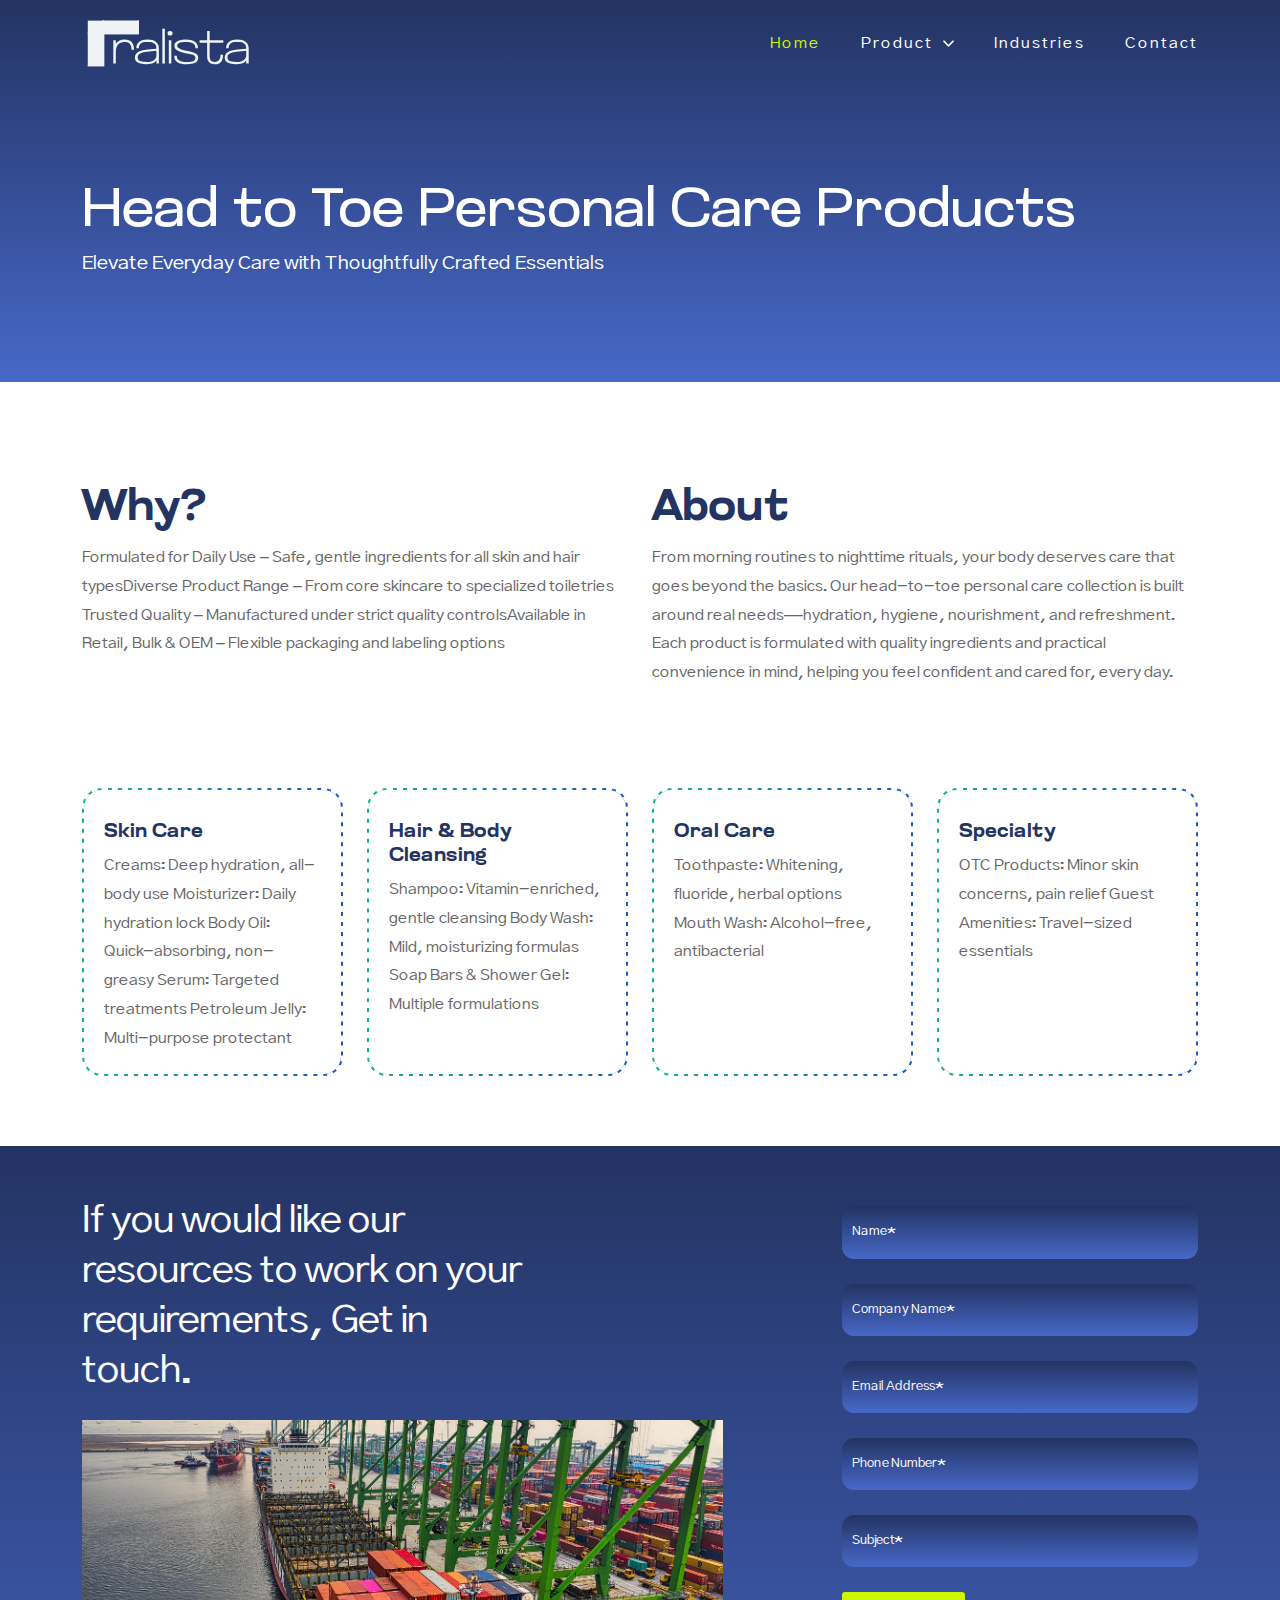
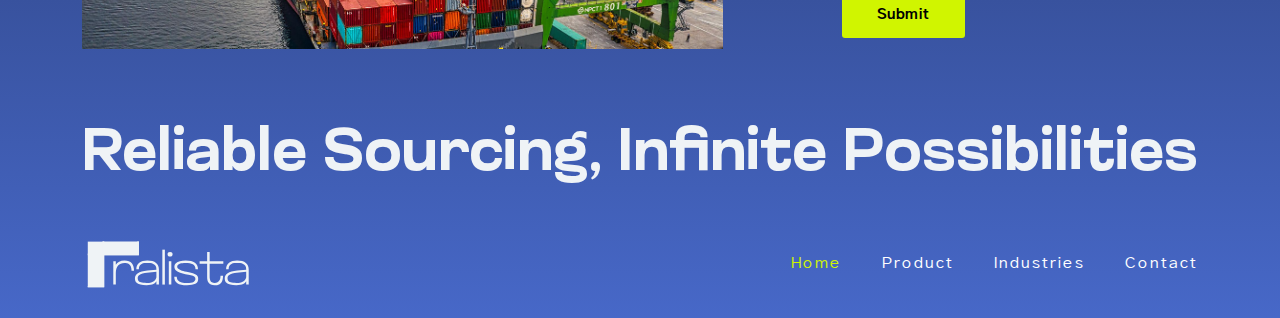
<file: product-personal-care.html>
<!DOCTYPE html>
<html lang="en">

<head>
    <meta charset="UTF-8">
    <meta http-equiv="X-UA-Compatible" content="IE=edge">
    <meta name="description"
        content="Paynela is committed to making care more accessible through our innovative payment solutions. Our seamless, secure, and affordable solutions ensure that patients have the accessibility to the medications that they need">
    <meta name="viewport" content="width=device-width, initial-scale=1.0">
    <title>Ralista</title>
    <link rel="icon" href="assets/images/favicon.ico" type="image/x-icon">
    <link rel="stylesheet" href="assets/css/bootstrap.min.css">
    <link rel="stylesheet" href="assets/css/font-awesome.min.css">
    <link rel="stylesheet" href="assets/css/slick-theme.css">
    <link rel="stylesheet" href="assets/css/slick.css">
    <link rel="stylesheet" href="assets/css/style.css">
</head>

<html>

<body>
    <header>
        <div class="container">
            <div class="header-wrapper custom-flex">
                <a href="index.html"><img src="assets/images/logo.svg" alt="Ralista-Logo" class="logo"></a>
                <div class="mobile-toggle">
                    <img src="assets/images/burger-menu.svg" alt="burger-menu" class="burger-menu" />
                    <img src="assets/images/close-menu.svg" alt="close-menu" class="close-icon" />
                </div>
                <ul class="navbar-menu">
                    <li class="active">
                        <a href="index.html" class="nav-links">home </a>
                    </li>
                    <li>
                        <a href="javascript:;" class="nav-links">product </a><img src="assets/images/down-arrow.svg"
                            class="down-arrow">
                        <ul class="submenu" aria-labelledby="navbarDropdown">
                           <li><a class="dropdown-item" href="product-water.html">Water & Water Storage Solutations</a></li>
                            <li><a class="dropdown-item" href="product-outdoor.html">Camping & Outdoor</a></li>
                            <li><a class="dropdown-item" href="product-engineering.html">Engineering & Plastics
                                    Engineering</a></li>
                            <li><a class="dropdown-item" href="product-personal-care.html">Personal & Commerical
                                    Hygiene</a> </li>
                            <li><a class="dropdown-item" href="product-food-pacaking.html">Packaging Products</a></li>
                            <li><a class="dropdown-item" href="product-textile.html">Textile Products</a></li>
                            <li><a class="dropdown-item" href="product-wet-wipes.html">Wet Wipes</a></li>
                            <li><a class="dropdown-item" href="product-professional-cleaning.html">Cleaning
                                    Solutions</a></li>
                        </ul>
                    </li>
                    <li>
                        <a href="industry.html" class="nav-links"> Industries</a>
                    </li>
                    <li>
                        <a href="contact.html" class="nav-links"> Contact</a>
                    </li>
                </ul>
            </div>
        </div>
    </header>

    <mian>
        <section id="innerbanner" class="innerbanner">
            <div class="container">
                <div class="hero-content">
                    <h1>Head to Toe
                        Personal Care Products</h1>
                    <p>Elevate Everyday Care with Thoughtfully Crafted Essentials</p>
                </div>
            </div>
        </section>

        <section class="pt-100">
            <div class="container">
                <div class="product-inner-content row custom-row-space">
                    <div class="col-lg-6">
                        <h2>Why?</h2>
                        <p>Formulated for Daily Use – Safe, gentle ingredients for all skin and hair
                            typesDiverse Product Range – From core skincare to specialized toiletries
                            Trusted Quality – Manufactured under strict quality controlsAvailable in Retail, Bulk & OEM
                            – Flexible packaging and labeling options</p>
                    </div>

                    <div class="col-lg-6">
                        <h2>About</h2>
                        <p>From morning routines to nighttime rituals, your body deserves care that goes beyond the
                            basics. Our head-to-toe personal care collection is built around real needs—hydration,
                            hygiene, nourishment, and refreshment. Each product is formulated with quality ingredients
                            and practical convenience in mind, helping you feel confident and cared for, every day.</p>
                    </div>
                </div>
            </div>
        </section>

        <section class="image-gallary  pt-100">
            <div class="container">
                <div class="row custom-row-space">
                    <div class="col-lg-3 col-md-6">
                        <div class="product-box">
                            <h5>Skin Care</h5>
                            <p>Creams: Deep hydration, all-body use
                                Moisturizer: Daily hydration lock
                                Body Oil: Quick-absorbing, non-greasy
                                Serum: Targeted treatments
                                Petroleum Jelly: Multi-purpose protectant
                            </p>
                        </div>
                    </div>

                    <div class="col-lg-3 col-md-6">
                        <div class="product-box">
                            <h5>Hair & Body Cleansing</h5>
                            <p>Shampoo: Vitamin-enriched, gentle cleansing
                                Body Wash: Mild, moisturizing formulas
                                Soap Bars & Shower Gel: Multiple formulations
                            </p>
                        </div>
                    </div>

                    <div class="col-lg-3 col-md-6">
                        <div class="product-box">
                            <h5>Oral Care</h5>
                            <p>Toothpaste: Whitening, fluoride, herbal options
                                Mouth Wash: Alcohol-free, antibacterial
                            </p>
                        </div>
                    </div>

                    <div class="col-lg-3 col-md-6">
                        <div class="product-box">
                            <h5>Specialty</h5>
                            <p>OTC Products: Minor skin concerns, pain relief
                                Guest Amenities: Travel-sized essentials
                            </p>
                        </div>
                    </div>
                </div>
            </div>
        </section>
    </mian>

    <footer id="footer" class="footer">
        <div class="footer-wrapper">
            <div class="container">
                <div class="row align-items-center custom-row-space">
                    <div class="col-lg-7">
                        <div class="footer-title mb-4">
                            If you would like our resources to work on your requirements,
                            Get in touch.
                        </div>
                        <img src="assets/images/home-image1.png" alt="home-image1">
                    </div>

                    <div class="col-lg-4 ms-auto">
                        <form method="post" autocomplete="off" id="contact_info" novalidate="novalidate">
                            <input type="hidden" name="_token" value="PAhIwAZhQXkhEC3pnSMt3dnD7XDAen4d6iU31yhT">
                            <div class="row">
                                <div class="input-wrapper">
                                    <input type="text" name="name" id="name" value="" class="custom-input"
                                        placeholder="Name*">
                                </div>

                                <div class="input-wrapper">
                                    <input type="text" name="companyname" id="companyname" value="" class="custom-input"
                                        placeholder="Company Name*">
                                </div>

                                <div class="input-wrapper">
                                    <input type="email" name="email" id="email" value="" class="custom-input"
                                        placeholder="Email Address*">
                                </div>

                                <div class="input-wrapper">
                                    <input type="text" name="contact" id="contact" value="" class="custom-input"
                                        placeholder="Phone Number*" maxlength="12">
                                </div>

                                <div class="input-wrapper">
                                    <input class="custom-input" type="text" name="subject" id="subject" value=""
                                        placeholder="Subject*">
                                </div>

                                <div class="contact_btn">
                                    <div class="btn_hover"><a href="#" class="common-btn">Submit</a> </div>
                                </div>
                            </div>
                        </form>
                    </div>
                </div>

                <h2 class="footer-bottom-title">Reliable Sourcing, Infinite Possibilities</h2>
                <div class="custom-flex footer-flex">
                    <img src="assets/images/logo.svg" alt="logo" class="footer-logo">
                    <ul class="footer-link">
                        <li class="active">
                            <a href="index.html">home </a>
                        </li>
                        <li>
                            <a href="javascript:;">product </a>

                        </li>
                        <li>
                            <a href="industry.html"> Industries</a>
                        </li>
                        <li>
                            <a href="contact.html"> Contact</a>
                        </li>
                    </ul>
                </div>
            </div>
        </div>
    </footer>

    <script src="assets/js/jquery.min.js"></script>
    <script src="assets/js/bootstrap.min.js"></script>
    <script src="assets/js/slick.min.js"></script>
    <script src="assets/js/custom.js"></script>
</body>

</html>
</file>
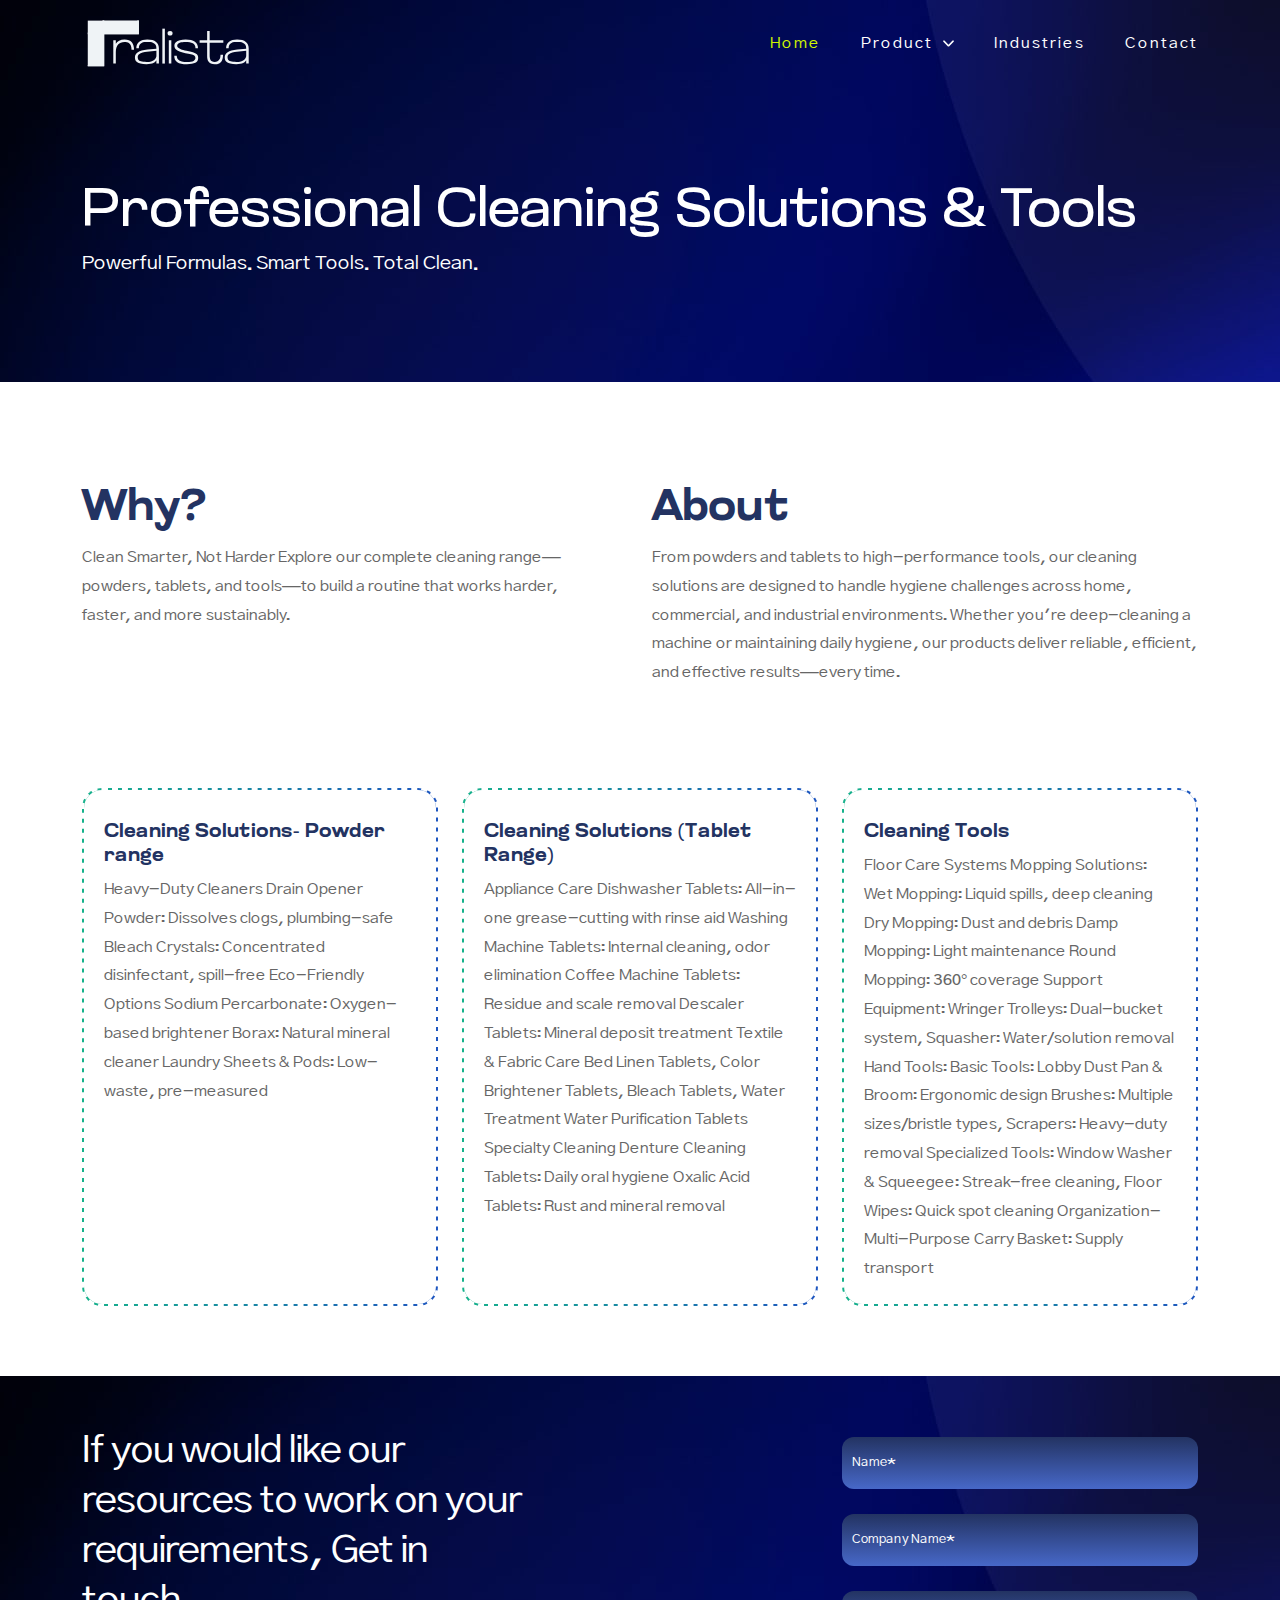
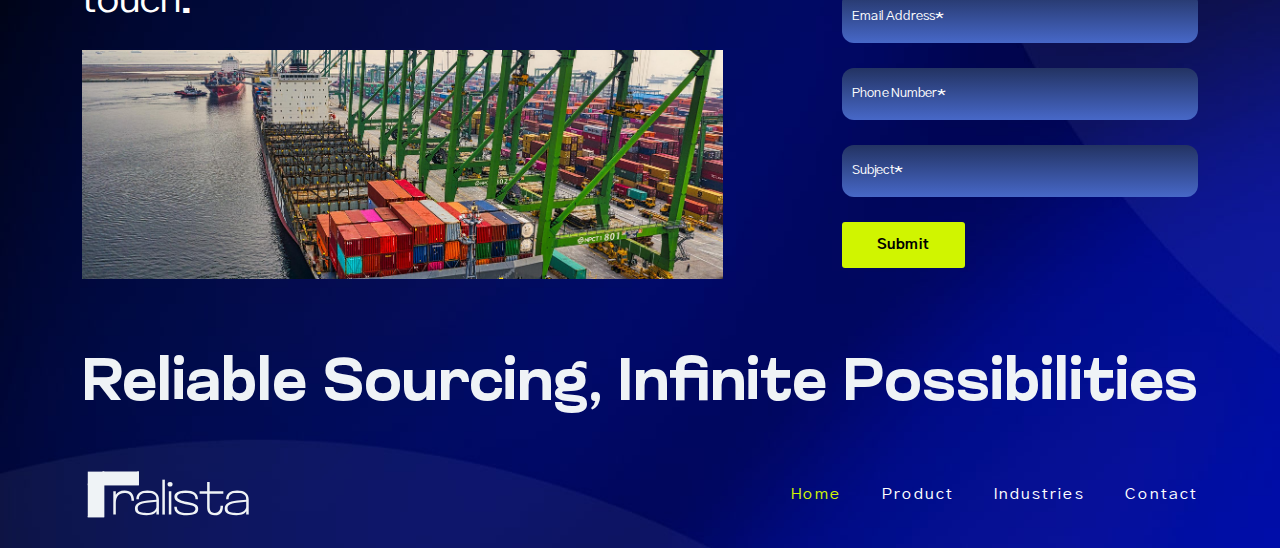
<file: product-professional-cleaning.html>
<!DOCTYPE html>
<html lang="en">

<head>
    <meta charset="UTF-8">
    <meta http-equiv="X-UA-Compatible" content="IE=edge">
    <meta name="description"
        content="Paynela is committed to making care more accessible through our innovative payment solutions. Our seamless, secure, and affordable solutions ensure that patients have the accessibility to the medications that they need">
    <meta name="viewport" content="width=device-width, initial-scale=1.0">
    <title>Ralista</title>
    <link rel="icon" type="images/favicon" href="assets/images/favicon.png">
    <link rel="stylesheet" href="assets/css/bootstrap.min.css">
    <link rel="stylesheet" href="assets/css/font-awesome.min.css">
    <link rel="stylesheet" href="assets/css/slick-theme.css">
    <link rel="stylesheet" href="assets/css/slick.css">
    <link rel="stylesheet" href="assets/css/style.css">
</head>

<html>

<body>
    <header>
        <div class="container">
            <div class="header-wrapper custom-flex">
                <a href="javascript:;"><img src="assets/images/logo.svg" alt="Ralista-Logo" class="logo"></a>
                <div class="mobile-toggle">
                    <img src="assets/images/burger-menu.svg" alt="burger-menu" class="burger-menu" />
                    <img src="assets/images/close-menu.svg" alt="close-menu" class="close-icon" />
                </div>
                <ul class="navbar-menu">
                    <li class="active">
                        <a href="index.html" class="nav-links">home </a>
                    </li>
                    <li>
                        <a href="product.html" class="nav-links">product </a><img src="assets/images/down-arrow.svg"
                            class="down-arrow">
                        <ul class="submenu" aria-labelledby="navbarDropdown">
                            <li><a class="dropdown-item" href="products.html#water-and-water-storage-solutations">Water
                                    &amp; Water Storage Solutations</a></li>
                            <li><a class="dropdown-item" href="products.html#camping-and-outdoor">Camping &amp;
                                    Outdoor</a></li>
                            <li><a class="dropdown-item" href="products.html#engineering">Engineering &amp; Plastics
                                    Engineering</a></li>
                            <li><a class="dropdown-item" href="products.html#personal-and-commerical-hygiene">Personal
                                    &amp; Commerical Hygiene</a></li>
                            <li><a class="dropdown-item" href="products.html#consturctions-material">Consturctions
                                    Material</a></li>
                            <li><a class="dropdown-item" href="products.html#packaging-products">Packaging Products</a>
                            </li>
                            <li><a class="dropdown-item" href="products.html#textile-products">Textile Products</a></li>
                            <li><a class="dropdown-item" href="products.html#renewable-energy">Renewable Energy</a></li>
                            <li><a class="dropdown-item" href="products.html#agriculture">Agriculture</a></li>
                        </ul>
                    </li>
                    <li>
                        <a href="industry.html" class="nav-links"> Industries</a>
                    </li>
                    <li>
                        <a href="contact.html" class="nav-links"> Contact</a>
                    </li>
                </ul>
            </div>
        </div>
    </header>

    <mian>
        <section id="innerbanner" class="innerbanner" style="background-image: url(./assets/images/gradiant-bg.jpg);">
            <div class="container">
                <div class="hero-content">
                    <h1>Professional Cleaning Solutions & Tools</h1>
                    <p>Powerful Formulas. Smart Tools. Total Clean.</p>
                </div>
            </div>
        </section>

        <section class="pt-100">
            <div class="container">
                <div class="product-inner-content row custom-row-space">
                    <div class="col-lg-6">
                        <h2>Why?</h2>
                        <p class="title-w">Clean Smarter, Not Harder
                            Explore our complete cleaning range—powders, tablets, and tools—to build a routine that
                            works harder, faster, and more sustainably.</p>
                    </div>

                    <div class="col-lg-6">
                        <h2>About</h2>
                        <p>From powders and tablets to high-performance tools, our cleaning solutions are designed to
                            handle hygiene challenges across home, commercial, and industrial environments. Whether
                            you're deep-cleaning a machine or maintaining daily hygiene, our products deliver reliable,
                            efficient, and effective results—every time.</p>
                    </div>

                </div>
            </div>
        </section>

        <section class="image-gallary  pt-100">
            <div class="container">
                <div class="row custom-row-space">
                    <div class="col-lg-4 col-md-6">
                        <div class="product-box">
                            <h5>Cleaning Solutions- Powder range</h5>
                            <p>Heavy-Duty Cleaners
                                Drain Opener Powder: Dissolves clogs, plumbing-safe
                                Bleach Crystals: Concentrated disinfectant, spill-free

                                Eco-Friendly Options
                                Sodium Percarbonate: Oxygen-based brightener
                                Borax: Natural mineral cleaner
                                Laundry Sheets & Pods: Low-waste, pre-measured

                            </p>
                        </div>
                    </div>

                    <div class="col-lg-4 col-md-6">
                        <div class="product-box">
                            <h5>Cleaning Solutions (Tablet Range)</h5>
                            <p>Appliance Care
                                Dishwasher Tablets: All-in-one grease-cutting with rinse aid
                                Washing Machine Tablets: Internal cleaning, odor elimination
                                Coffee Machine Tablets: Residue and scale removal
                                Descaler Tablets: Mineral deposit treatment

                                Textile & Fabric Care
                                Bed Linen Tablets, Color Brightener Tablets, Bleach Tablets, Water Treatment
                                Water Purification Tablets

                                Specialty Cleaning
                                Denture Cleaning Tablets: Daily oral hygiene
                                Oxalic Acid Tablets: Rust and mineral removal
                            </p>
                        </div>
                    </div>

                    <div class="col-lg-4 col-md-6">
                        <div class="product-box">
                            <h5>Cleaning Tools</h5>
                            <p>Floor Care Systems
                                Mopping Solutions: Wet Mopping: Liquid spills, deep cleaning
                                Dry Mopping: Dust and debris
                                Damp Mopping: Light maintenance
                                Round Mopping: 360° coverage
                                Support Equipment: Wringer Trolleys: Dual-bucket system, Squasher: Water/solution
                                removal
                                Hand Tools: Basic Tools: Lobby Dust Pan & Broom: Ergonomic design
                                Brushes: Multiple sizes/bristle types, Scrapers: Heavy-duty removal
                                Specialized Tools: Window Washer & Squeegee: Streak-free cleaning, Floor Wipes: Quick
                                spot cleaning
                                Organization- Multi-Purpose Carry Basket: Supply transport
                            </p>
                        </div>
                    </div>
                </div>
            </div>
        </section>
    </mian>

    <footer id="footer" class="footer bg-banner" style="background-image: url(assets/images/gradiant-bg.jpg);">
        <div class="footer-wrapper">
            <div class="container">
                <div class="row align-items-center custom-row-space">
                    <div class="col-lg-7">
                        <div class="footer-title mb-4">
                            If you would like our resources to work on your requirements,
                            Get in touch.
                        </div>
                        <img src="assets/images/home-image1.png" alt="home-image1">
                    </div>

                    <div class="col-lg-4 ms-auto">
                        <form method="post" autocomplete="off" id="contact_info" novalidate="novalidate">
                            <input type="hidden" name="_token" value="PAhIwAZhQXkhEC3pnSMt3dnD7XDAen4d6iU31yhT">
                            <div class="row">
                                <div class="input-wrapper">
                                    <input type="text" name="name" id="name" value="" class="custom-input"
                                        placeholder="Name*">
                                </div>

                                <div class="input-wrapper">
                                    <input type="text" name="companyname" id="companyname" value="" class="custom-input"
                                        placeholder="Company Name*">
                                </div>

                                <div class="input-wrapper">
                                    <input type="email" name="email" id="email" value="" class="custom-input"
                                        placeholder="Email Address*">
                                </div>

                                <div class="input-wrapper">
                                    <input type="text" name="contact" id="contact" value="" class="custom-input"
                                        placeholder="Phone Number*" maxlength="12">
                                </div>

                                <div class="input-wrapper">
                                    <input class="custom-input" type="text" name="subject" id="subject" value=""
                                        placeholder="Subject*">
                                </div>

                                <div class="contact_btn">
                                    <div class="btn_hover"><a href="#" class="common-btn">Submit</a> </div>
                                </div>
                            </div>
                        </form>
                    </div>
                </div>

                <h2 class="footer-bottom-title">Reliable Sourcing, Infinite Possibilities</h2>
                <div class="custom-flex footer-flex">
                    <img src="assets/images/logo.svg" alt="logo" class="footer-logo">
                    <ul class="footer-link">
                        <li class="active">
                            <a href="index.html">home </a>
                        </li>
                        <li>
                            <a href="product.html">product </a>

                        </li>
                        <li>
                            <a href="industry.html"> Industries</a>
                        </li>
                        <li>
                            <a href="contact.html"> Contact</a>
                        </li>
                    </ul>
                </div>
            </div>
        </div>
    </footer>

    <script src="assets/js/jquery.min.js"></script>
    <script src="assets/js/bootstrap.min.js"></script>
    <script src="assets/js/slick.min.js"></script>
    <script src="assets/js/custom.js"></script>
</body>

</html>
</file>
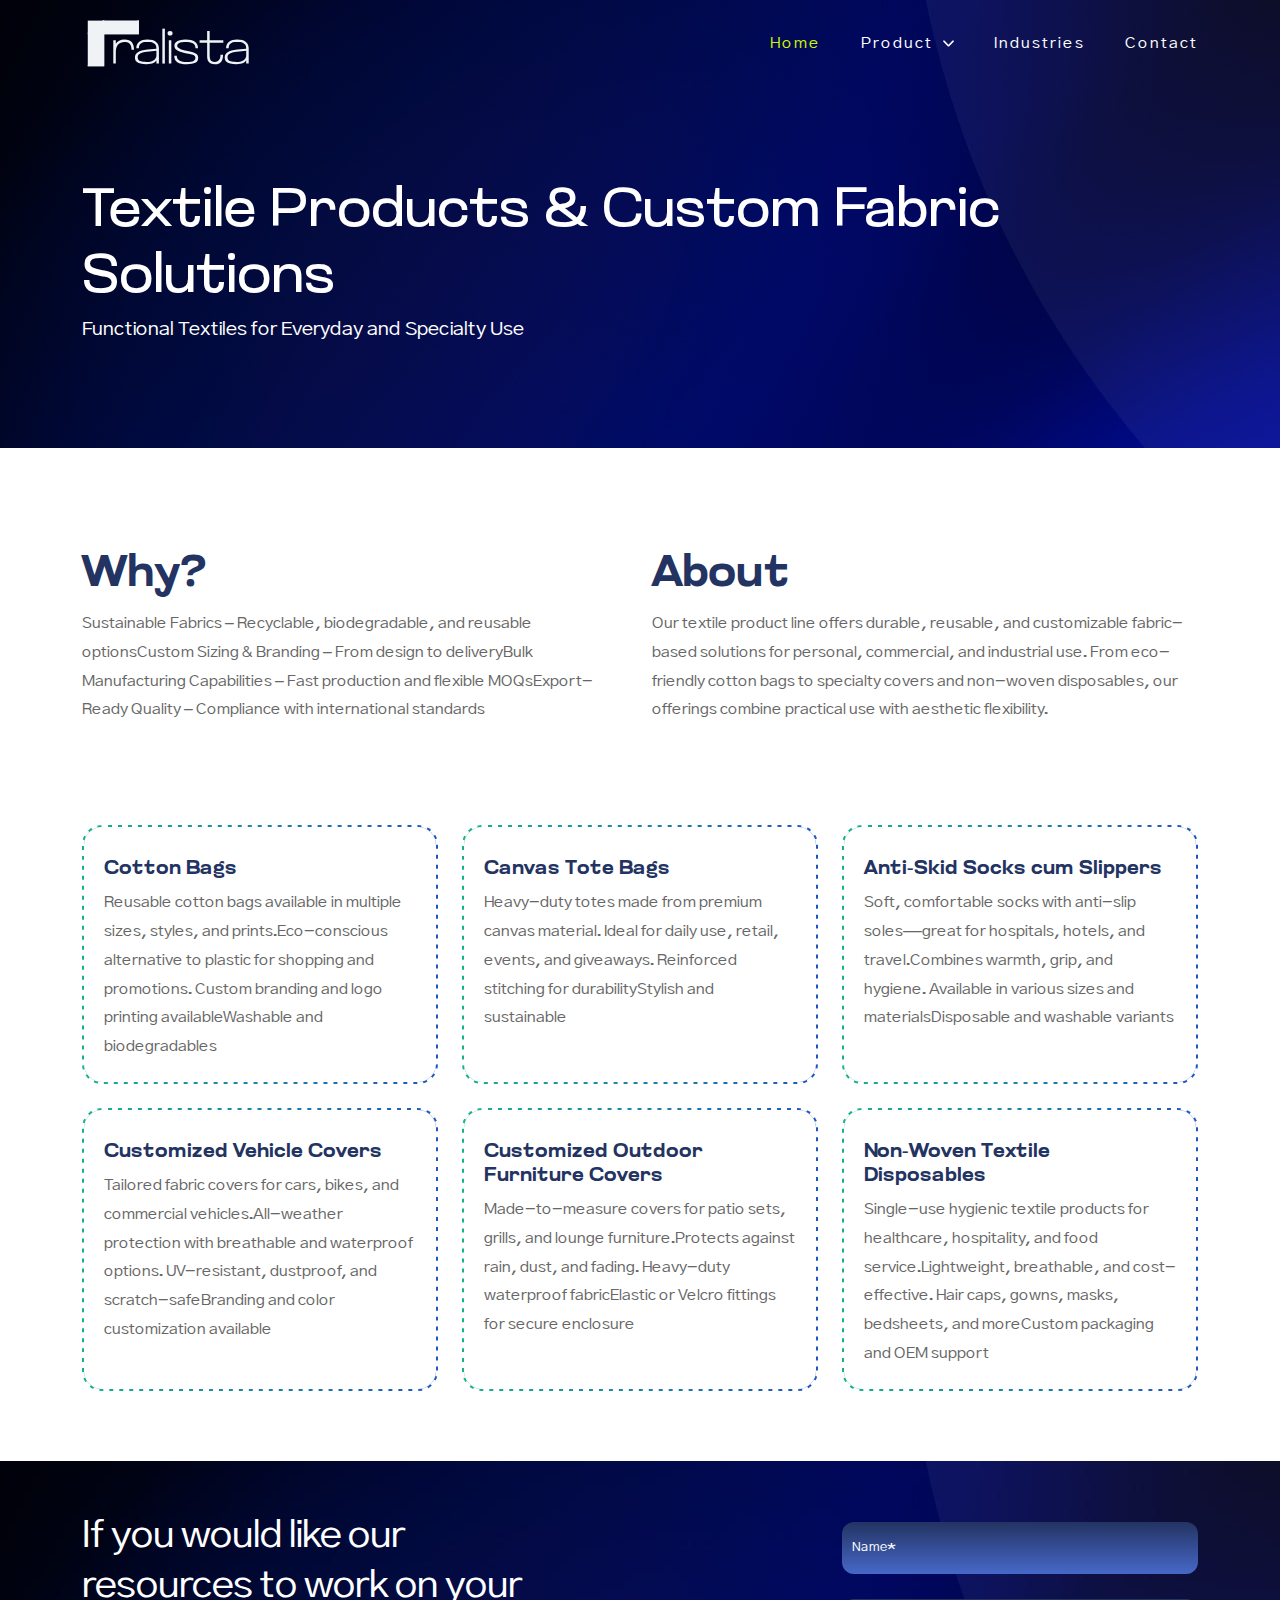
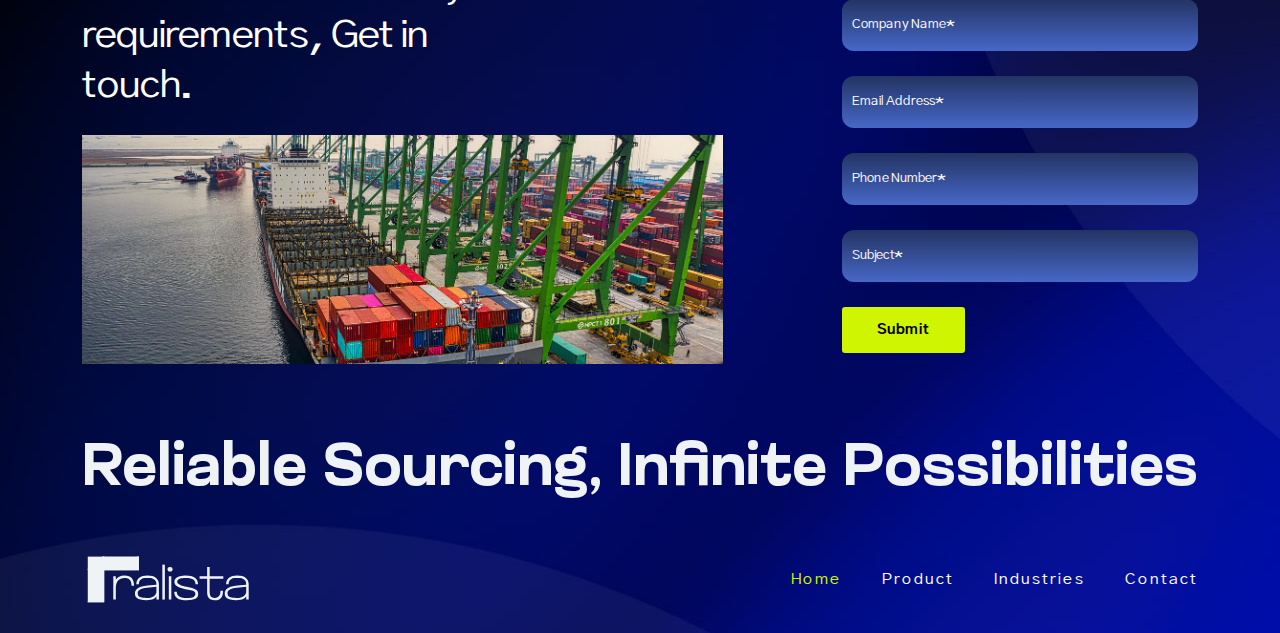
<file: product-textile.html>
<!DOCTYPE html>
<html lang="en">

<head>
    <meta charset="UTF-8">
    <meta http-equiv="X-UA-Compatible" content="IE=edge">
    <meta name="description"
        content="Paynela is committed to making care more accessible through our innovative payment solutions. Our seamless, secure, and affordable solutions ensure that patients have the accessibility to the medications that they need">
    <meta name="viewport" content="width=device-width, initial-scale=1.0">
    <title>Ralista</title>
    <link rel="icon" href="assets/images/favicon.ico" type="image/x-icon">
    <link rel="stylesheet" href="assets/css/bootstrap.min.css">
    <link rel="stylesheet" href="assets/css/font-awesome.min.css">
    <link rel="stylesheet" href="assets/css/slick-theme.css">
    <link rel="stylesheet" href="assets/css/slick.css">
    <link rel="stylesheet" href="assets/css/style.css">
</head>

<html>

<body>
    <header>
        <div class="container">
            <div class="header-wrapper custom-flex">
                <a href="index.html"><img src="assets/images/logo.svg" alt="Ralista-Logo" class="logo"></a>
                <div class="mobile-toggle">
                    <img src="assets/images/burger-menu.svg" alt="burger-menu" class="burger-menu" />
                    <img src="assets/images/close-menu.svg" alt="close-menu" class="close-icon" />
                </div>
                <ul class="navbar-menu">
                    <li class="active">
                        <a href="index.html" class="nav-links">home </a>
                    </li>
                    <li>
                        <a href="javascript:;" class="nav-links">product </a><img src="assets/images/down-arrow.svg"
                            class="down-arrow">
                        <ul class="submenu" aria-labelledby="navbarDropdown">
                           <li><a class="dropdown-item" href="product-water.html">Water & Water Storage Solutations</a></li>
                            <li><a class="dropdown-item" href="product-outdoor.html">Camping & Outdoor</a></li>
                            <li><a class="dropdown-item" href="product-engineering.html">Engineering & Plastics
                                    Engineering</a></li>
                            <li><a class="dropdown-item" href="product-personal-care.html">Personal & Commerical
                                    Hygiene</a> </li>
                            <li><a class="dropdown-item" href="product-food-pacaking.html">Packaging Products</a></li>
                            <li><a class="dropdown-item" href="product-textile.html">Textile Products</a></li>
                            <li><a class="dropdown-item" href="product-wet-wipes.html">Wet Wipes</a></li>
                            <li><a class="dropdown-item" href="product-professional-cleaning.html">Cleaning
                                    Solutions</a></li>
                        </ul>
                    </li>
                    <li>
                        <a href="industry.html" class="nav-links"> Industries</a>
                    </li>
                    <li>
                        <a href="contact.html" class="nav-links"> Contact</a>
                    </li>
                </ul>
            </div>
        </div>
    </header>
    <mian>
        <section id="innerbanner" class="innerbanner" style="background-image: url(./assets/images/gradiant-bg.jpg);">
            <div class="container">
                <div class="hero-content">
                    <h1>Textile Products & Custom Fabric Solutions</h1>
                    <p>Functional Textiles for Everyday and Specialty Use</p>
                </div>
            </div>
        </section>

        <section class="pt-100">
            <div class="container">
                <div class="product-inner-content row custom-row-space">
                    <div class="col-lg-6">
                        <h2>Why?</h2>
                        <p>Sustainable Fabrics – Recyclable, biodegradable, and reusable optionsCustom
                            Sizing & Branding – From design to deliveryBulk Manufacturing Capabilities – Fast production
                            and flexible MOQsExport-Ready Quality – Compliance with international standards</p>
                    </div>

                    <div class="col-lg-6">
                        <h2>About</h2>
                        <p>Our textile product line offers durable, reusable, and customizable fabric-based solutions
                            for personal, commercial, and industrial use. From eco-friendly cotton bags to specialty
                            covers and non-woven disposables, our offerings combine practical use with aesthetic
                            flexibility.</p>
                    </div>
                </div>
            </div>
        </section>

        <section class="image-gallary  pt-100">
            <div class="container">
                <div class="row custom-row-space">
                    <div class="col-lg-4 col-md-6 mb-lg-4 m-0">
                        <div class="product-box">
                            <h5>Cotton Bags</h5>
                            <p>Reusable cotton bags available in multiple sizes, styles, and prints.Eco-conscious
                                alternative to plastic for shopping and promotions.
                                Custom branding and logo printing availableWashable and biodegradables</p>
                        </div>
                    </div>

                    <div class="col-lg-4 col-md-6 mb-lg-4 m-0">
                        <div class="product-box">
                            <h5>Canvas Tote Bags</h5>
                            <p>Heavy-duty totes made from premium canvas material. Ideal for daily use, retail, events,
                                and giveaways.
                                Reinforced stitching for durabilityStylish and sustainable</p>
                        </div>
                    </div>

                    <div class="col-lg-4 col-md-6 mb-lg-4 m-0">
                        <div class="product-box">
                            <h5>Anti-Skid Socks cum Slippers</h5>
                            <p>Soft, comfortable socks with anti-slip soles—great for hospitals, hotels, and
                                travel.Combines warmth, grip, and hygiene.
                                Available in various sizes and materialsDisposable and washable variants</p>
                        </div>
                    </div>

                    <div class="col-lg-4 col-md-6">
                        <div class="product-box">
                            <h5>Customized Vehicle Covers</h5>
                            <p>Tailored fabric covers for cars, bikes, and commercial vehicles.All-weather protection
                                with breathable and waterproof options.
                                UV-resistant, dustproof, and scratch-safeBranding and color customization available
                            </p>
                        </div>
                    </div>

                    <div class="col-lg-4 col-md-6">
                        <div class="product-box">
                            <h5>Customized Outdoor Furniture Covers</h5>
                            <p>Made-to-measure covers for patio sets, grills, and lounge furniture.Protects against
                                rain, dust, and fading.
                                Heavy-duty waterproof fabricElastic or Velcro fittings for secure enclosure</p>
                        </div>
                    </div>

                    <div class="col-lg-4 col-md-6">
                        <div class="product-box">
                            <h5>Non-Woven Textile Disposables</h5>
                            <p>Single-use hygienic textile products for healthcare, hospitality, and food
                                service.Lightweight, breathable, and cost-effective.
                                Hair caps, gowns, masks, bedsheets, and moreCustom packaging and OEM support
                            </p>
                        </div>
                    </div>
                </div>
            </div>
        </section>
    </mian>

    <footer id="footer" class="footer bg-banner" style="background-image: url(assets/images/gradiant-bg.jpg);">
        <div class="footer-wrapper">
            <div class="container">
                <div class="row align-items-center custom-row-space">
                    <div class="col-lg-7">
                        <div class="footer-title mb-4">
                            If you would like our resources to work on your requirements,
                            Get in touch.
                        </div>
                        <img src="assets/images/home-image1.png" alt="home-image1">
                    </div>

                    <div class="col-lg-4 ms-auto">
                        <form method="post" autocomplete="off" id="contact_info" novalidate="novalidate">
                            <input type="hidden" name="_token" value="PAhIwAZhQXkhEC3pnSMt3dnD7XDAen4d6iU31yhT">
                            <div class="row">
                                <div class="input-wrapper">
                                    <input type="text" name="name" id="name" value="" class="custom-input"
                                        placeholder="Name*">
                                </div>

                                <div class="input-wrapper">
                                    <input type="text" name="companyname" id="companyname" value="" class="custom-input"
                                        placeholder="Company Name*">
                                </div>

                                <div class="input-wrapper">
                                    <input type="email" name="email" id="email" value="" class="custom-input"
                                        placeholder="Email Address*">
                                </div>

                                <div class="input-wrapper">
                                    <input type="text" name="contact" id="contact" value="" class="custom-input"
                                        placeholder="Phone Number*" maxlength="12">
                                </div>

                                <div class="input-wrapper">
                                    <input class="custom-input" type="text" name="subject" id="subject" value=""
                                        placeholder="Subject*">
                                </div>

                                <div class="contact_btn">
                                    <div class="btn_hover"><a href="#" class="common-btn">Submit</a> </div>
                                </div>
                            </div>
                        </form>
                    </div>
                </div>

                <h2 class="footer-bottom-title">Reliable Sourcing, Infinite Possibilities</h2>
                <div class="custom-flex footer-flex">
                    <img src="assets/images/logo.svg" alt="logo" class="footer-logo">
                    <ul class="footer-link">
                        <li class="active">
                            <a href="index.html">home </a>
                        </li>
                        <li>
                            <a href="javascript:;">product </a>

                        </li>
                        <li>
                            <a href="industry.html"> Industries</a>
                        </li>
                        <li>
                            <a href="contact.html"> Contact</a>
                        </li>
                    </ul>
                </div>
            </div>
        </div>
    </footer>

    <script src="assets/js/jquery.min.js"></script>
    <script src="assets/js/bootstrap.min.js"></script>
    <script src="assets/js/slick.min.js"></script>
    <script src="assets/js/custom.js"></script>
</body>

</html>
</file>
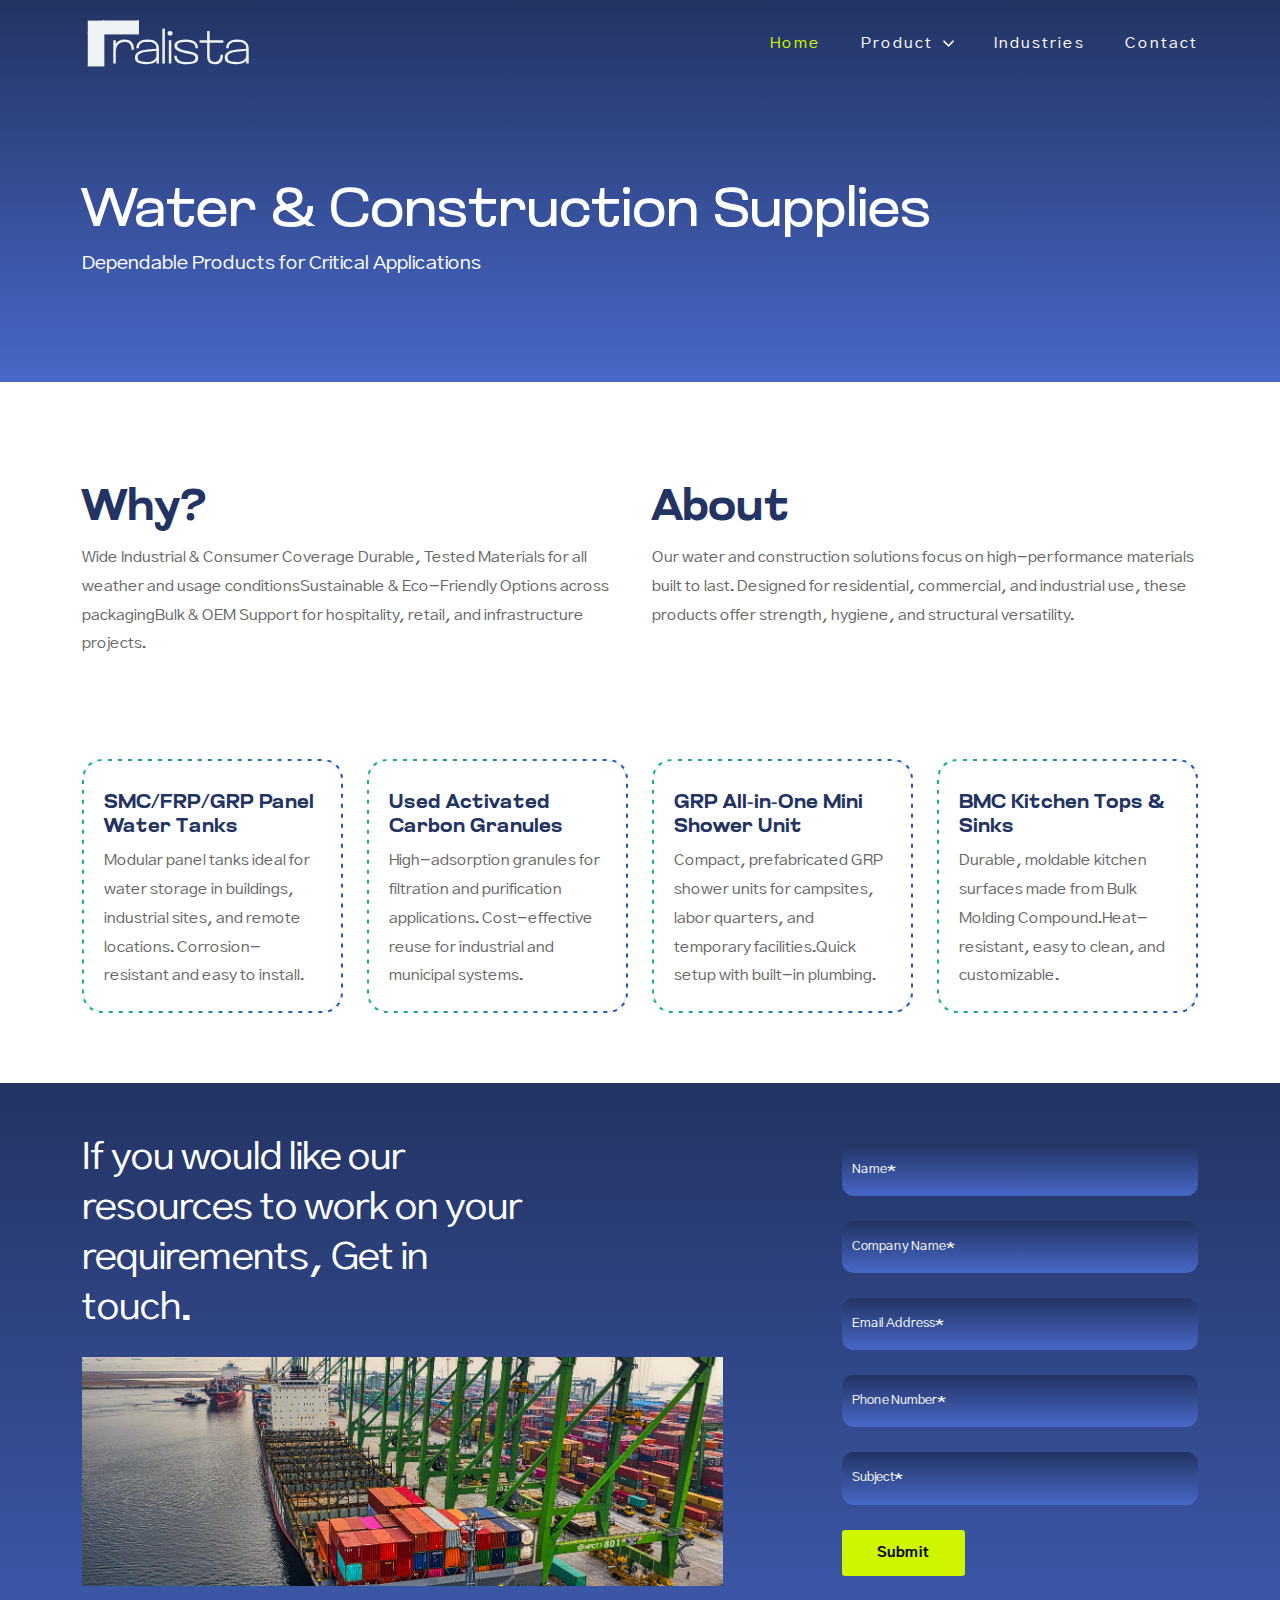
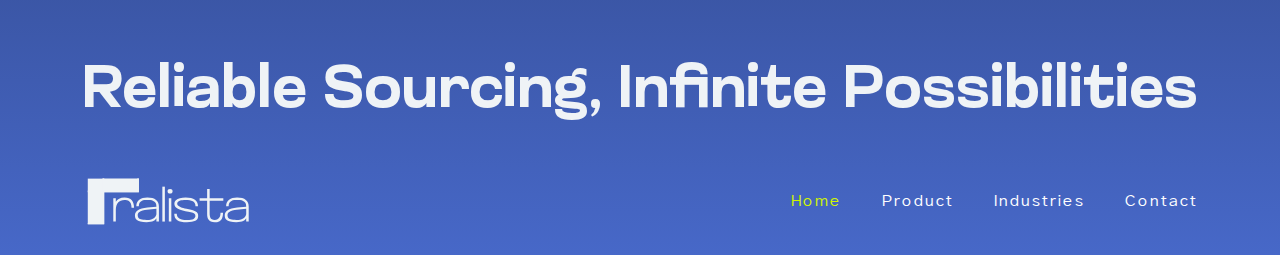
<file: product-water.html>
<!DOCTYPE html>
<html lang="en">

<head>
    <meta charset="UTF-8">
    <meta http-equiv="X-UA-Compatible" content="IE=edge">
    <meta name="description"
        content="Paynela is committed to making care more accessible through our innovative payment solutions. Our seamless, secure, and affordable solutions ensure that patients have the accessibility to the medications that they need">
    <meta name="viewport" content="width=device-width, initial-scale=1.0">
    <title>Ralista</title>
    <link rel="icon" href="assets/images/favicon.ico" type="image/x-icon">
    <link rel="stylesheet" href="assets/css/bootstrap.min.css">
    <link rel="stylesheet" href="assets/css/font-awesome.min.css">
    <link rel="stylesheet" href="assets/css/slick-theme.css">
    <link rel="stylesheet" href="assets/css/slick.css">
    <link rel="stylesheet" href="assets/css/style.css">
</head>

<html>

<body>
    <header>
        <div class="container">
            <div class="header-wrapper custom-flex">
                <a href="index.html"><img src="assets/images/logo.svg" alt="Ralista-Logo" class="logo"></a>
                <div class="mobile-toggle">
                    <img src="assets/images/burger-menu.svg" alt="burger-menu" class="burger-menu" />
                    <img src="assets/images/close-menu.svg" alt="close-menu" class="close-icon" />
                </div>
                <ul class="navbar-menu">
                    <li class="active">
                        <a href="index.html" class="nav-links">home </a>
                    </li>
                    <li>
                        <a href="javascript:;" class="nav-links">product </a><img src="assets/images/down-arrow.svg"
                            class="down-arrow">
                        <ul class="submenu" aria-labelledby="navbarDropdown">
                           <li><a class="dropdown-item" href="product-water.html">Water & Water Storage Solutations</a></li>
                            <li><a class="dropdown-item" href="product-outdoor.html">Camping & Outdoor</a></li>
                            <li><a class="dropdown-item" href="product-engineering.html">Engineering & Plastics
                                    Engineering</a></li>
                            <li><a class="dropdown-item" href="product-personal-care.html">Personal & Commerical
                                    Hygiene</a> </li>
                            <li><a class="dropdown-item" href="product-food-pacaking.html">Packaging Products</a></li>
                            <li><a class="dropdown-item" href="product-textile.html">Textile Products</a></li>
                            <li><a class="dropdown-item" href="product-wet-wipes.html">Wet Wipes</a></li>
                            <li><a class="dropdown-item" href="product-professional-cleaning.html">Cleaning
                                    Solutions</a></li>
                        </ul>
                    </li>
                    <li>
                        <a href="industry.html" class="nav-links"> Industries</a>
                    </li>
                    <li>
                        <a href="contact.html" class="nav-links"> Contact</a>
                    </li>
                </ul>
            </div>
        </div>
    </header>

    <mian>
        <section id="innerbanner" class="innerbanner">
            <div class="container">
                <div class="hero-content">
                    <h1>Water & Construction Supplies</h1>
                    <p>Dependable Products for Critical Applications</p>
                </div>
            </div>
        </section>

        <section class="pt-100">
            <div class="container">
                <div class="product-inner-content row custom-row-space">
                    <div class="col-lg-6">
                        <h2>Why?</h2>
                        <p>Wide Industrial & Consumer Coverage
                            Durable, Tested Materials for all weather and usage conditionsSustainable & Eco-Friendly
                            Options across packagingBulk & OEM Support for hospitality, retail, and infrastructure
                            projects.</p>
                    </div>

                    <div class="col-lg-6">
                        <h2>About</h2>
                        <p>Our water and construction solutions focus on high-performance materials built to last.
                            Designed for residential, commercial, and industrial use, these products offer strength,
                            hygiene, and structural versatility.</p>
                    </div>
                </div>
            </div>
        </section>

        <section class="image-gallary  pt-100">
            <div class="container">
                <div class="row custom-row-space">
                    <div class="col-lg-3 col-md-6">
                        <div class="product-box">
                            <h5>SMC/FRP/GRP Panel Water Tanks</h5>
                            <p>Modular panel tanks ideal for water storage in buildings, industrial sites, and remote
                                locations. Corrosion-resistant and easy to install.
                            </p>
                        </div>
                    </div>

                    <div class="col-lg-3 col-md-6">
                        <div class="product-box">
                            <h5>Used Activated Carbon Granules</h5>
                            <p>High-adsorption granules for filtration and purification applications. Cost-effective
                                reuse for industrial and municipal systems.
                            </p>
                        </div>
                    </div>

                    <div class="col-lg-3 col-md-6">
                        <div class="product-box">
                            <h5>GRP All-in-One Mini Shower Unit</h5>
                            <p>Compact, prefabricated GRP shower units for campsites, labor quarters, and temporary
                                facilities.Quick setup with built-in plumbing.
                            </p>
                        </div>
                    </div>

                    <div class="col-lg-3 col-md-6">
                        <div class="product-box">
                            <h5> BMC Kitchen Tops & Sinks</h5>
                            <p>Durable, moldable kitchen surfaces made from Bulk Molding Compound.Heat-resistant, easy
                                to clean, and customizable. </p>
                        </div>
                    </div>
                </div>
            </div>
        </section>
    </mian>

    <footer id="footer" class="footer">
        <div class="footer-wrapper">
            <div class="container">
                <div class="row align-items-center custom-row-space">
                    <div class="col-lg-7">
                        <div class="footer-title mb-4">
                            If you would like our resources to work on your requirements,
                            Get in touch.
                        </div>
                        <img src="assets/images/home-image1.png" alt="home-image1">
                    </div>

                    <div class="col-lg-4 ms-auto">
                        <form method="post" autocomplete="off" id="contact_info" novalidate="novalidate">
                            <input type="hidden" name="_token" value="PAhIwAZhQXkhEC3pnSMt3dnD7XDAen4d6iU31yhT">
                            <div class="row">
                                <div class="input-wrapper">
                                    <input type="text" name="name" id="name" value="" class="custom-input"
                                        placeholder="Name*">
                                </div>

                                <div class="input-wrapper">
                                    <input type="text" name="companyname" id="companyname" value="" class="custom-input"
                                        placeholder="Company Name*">
                                </div>

                                <div class="input-wrapper">
                                    <input type="email" name="email" id="email" value="" class="custom-input"
                                        placeholder="Email Address*">
                                </div>

                                <div class="input-wrapper">
                                    <input type="text" name="contact" id="contact" value="" class="custom-input"
                                        placeholder="Phone Number*" maxlength="12">
                                </div>

                                <div class="input-wrapper">
                                    <input class="custom-input" type="text" name="subject" id="subject" value=""
                                        placeholder="Subject*">
                                </div>

                                <div class="contact_btn">
                                    <div class="btn_hover"><a href="#" class="common-btn">Submit</a> </div>
                                </div>
                            </div>
                        </form>
                    </div>
                </div>

                <h2 class="footer-bottom-title">Reliable Sourcing, Infinite Possibilities</h2>
                <div class="custom-flex footer-flex">
                    <img src="assets/images/logo.svg" alt="logo" class="footer-logo">
                    <ul class="footer-link">
                        <li class="active">
                            <a href="index.html">home </a>
                        </li>
                        <li>
                            <a href="javascript:;">product </a>

                        </li>
                        <li>
                            <a href="industry.html"> Industries</a>
                        </li>
                        <li>
                            <a href="contact.html"> Contact</a>
                        </li>
                    </ul>
                </div>
            </div>
        </div>
    </footer>

    <script src="assets/js/jquery.min.js"></script>
    <script src="assets/js/bootstrap.min.js"></script>
    <script src="assets/js/slick.min.js"></script>
    <script src="assets/js/custom.js"></script>
</body>

</html>
</file>
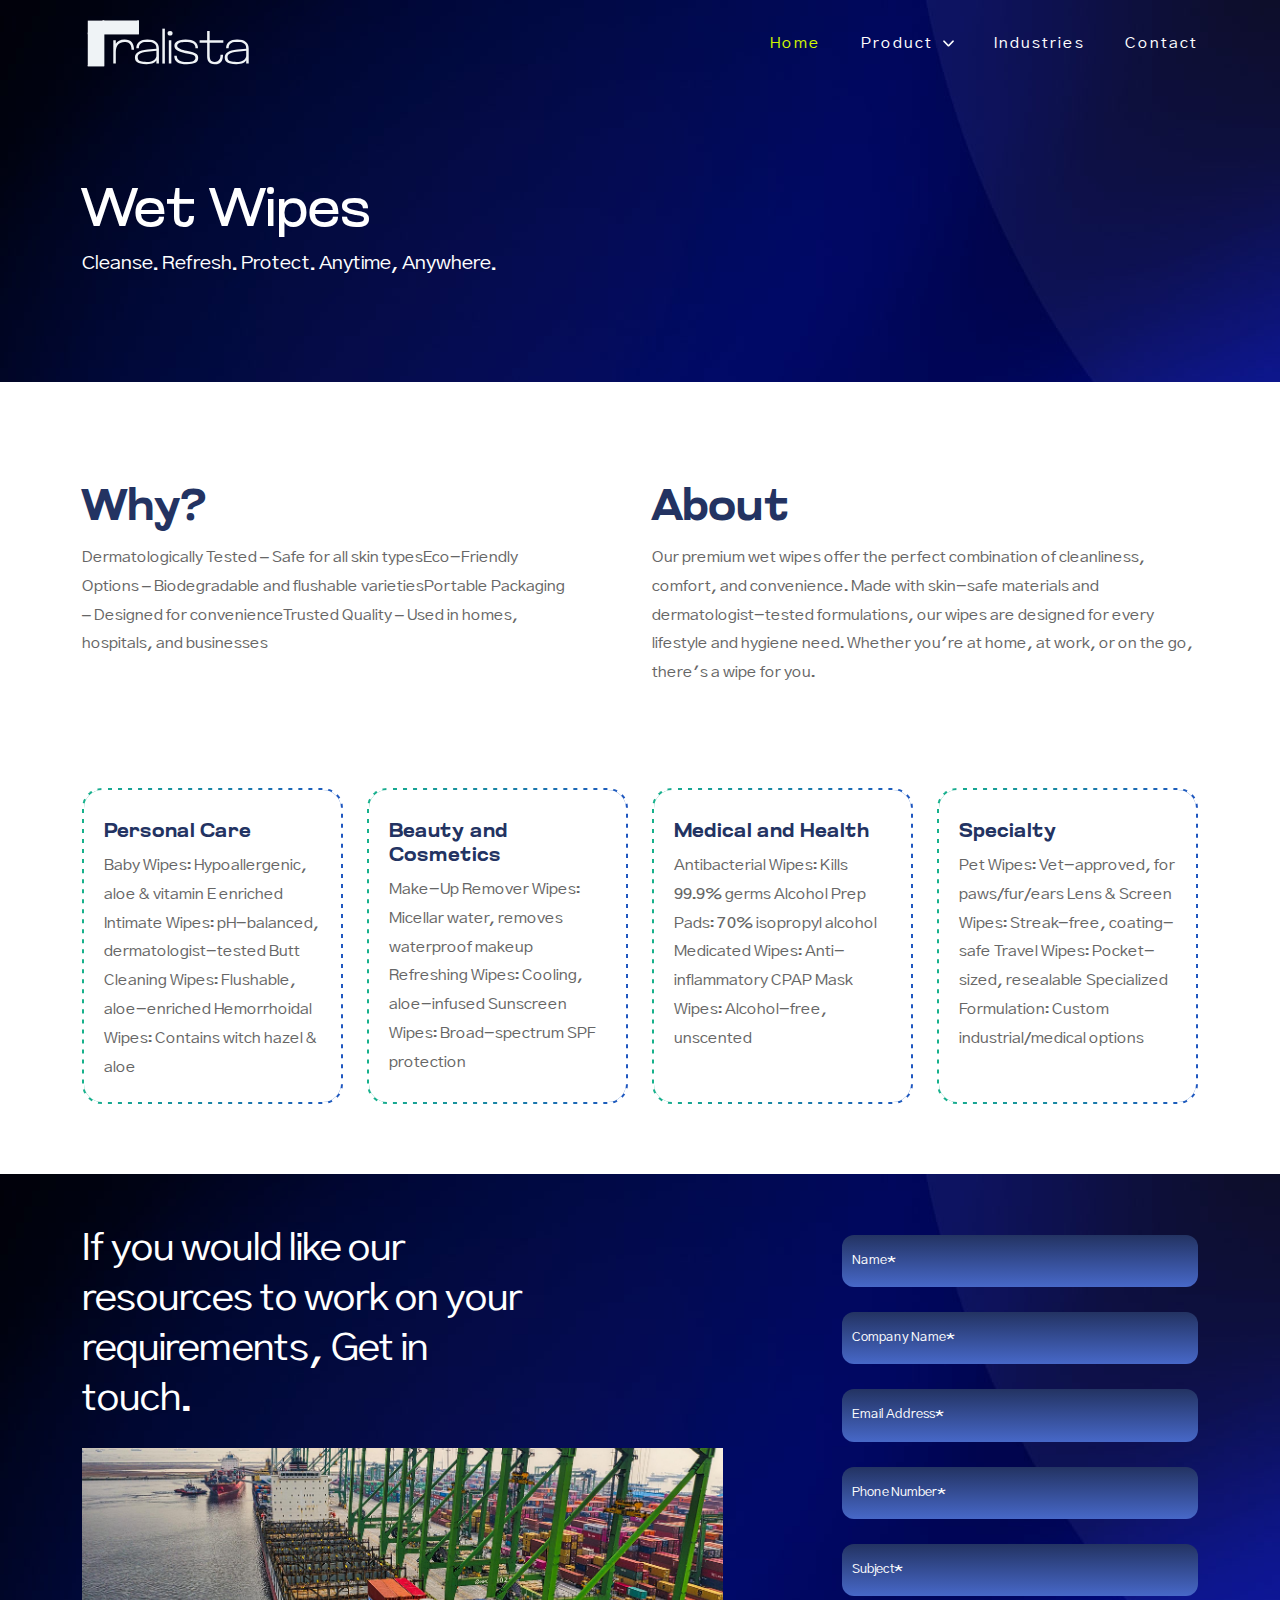
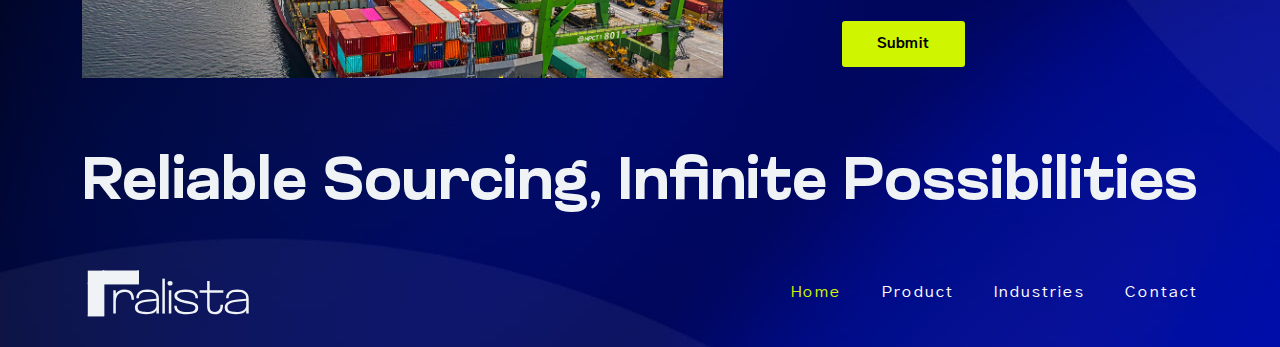
<file: product-wet-wipes.html>
<!DOCTYPE html>
<html lang="en">

<head>
    <meta charset="UTF-8">
    <meta http-equiv="X-UA-Compatible" content="IE=edge">
    <meta name="description"
        content="Paynela is committed to making care more accessible through our innovative payment solutions. Our seamless, secure, and affordable solutions ensure that patients have the accessibility to the medications that they need">
    <meta name="viewport" content="width=device-width, initial-scale=1.0">
    <title>Ralista</title>
    <link rel="icon" type="images/favicon" href="assets/images/favicon.png">
    <link rel="stylesheet" href="assets/css/bootstrap.min.css">
    <link rel="stylesheet" href="assets/css/font-awesome.min.css">
    <link rel="stylesheet" href="assets/css/slick-theme.css">
    <link rel="stylesheet" href="assets/css/slick.css">
    <link rel="stylesheet" href="assets/css/style.css">
</head>

<html>

<body>
    <header>
        <div class="container">
            <div class="header-wrapper custom-flex">
                <a href="javascript:;"><img src="assets/images/logo.svg" alt="Ralista-Logo" class="logo"></a>
                <div class="mobile-toggle">
                    <img src="assets/images/burger-menu.svg" alt="burger-menu" class="burger-menu" />
                    <img src="assets/images/close-menu.svg" alt="close-menu" class="close-icon" />
                </div>
                <ul class="navbar-menu">
                    <li class="active">
                        <a href="index.html" class="nav-links">home </a>
                    </li>
                    <li>
                        <a href="javascript:;" class="nav-links">product </a><img src="assets/images/down-arrow.svg"
                            class="down-arrow">
                        <ul class="submenu" aria-labelledby="navbarDropdown">
                            <li><a class="dropdown-item" href="product-outdoor.html">Camping & Outdoor</a></li>
                            <li><a class="dropdown-item" href="product-engineering.html">Engineering & Plastics
                                    Engineering</a></li>
                            <li><a class="dropdown-item" href="product-personal-care.html">Personal & Commerical
                                    Hygiene</a> </li>
                            <li><a class="dropdown-item" href="product-food-pacaking.html">Packaging Products</a></li>
                            <li><a class="dropdown-item" href="product-textile.html">Textile Products</a></li>
                            <li><a class="dropdown-item" href="product-wet-wipes.html">Wet Wipes</a></li>
                            <li><a class="dropdown-item" href="product-professional-cleaning.html">Cleaning
                                    Solutions</a></li>
                        </ul>
                    </li>
                    <li>
                        <a href="industry.html" class="nav-links"> Industries</a>
                    </li>
                    <li>
                        <a href="contact.html" class="nav-links"> Contact</a>
                    </li>
                </ul>
            </div>
        </div>
    </header>

    <mian>
        <section id="innerbanner" class="innerbanner" style="background-image: url(./assets/images/gradiant-bg.jpg);">
            <div class="container">
                <div class="hero-content">
                    <h1>Wet Wipes</h1>
                    <p>Cleanse. Refresh. Protect. Anytime, Anywhere.</p>
                </div>
            </div>
        </section>

        <section class="pt-100">
            <div class="container">
                <div class="product-inner-content row custom-row-space">
                    <div class="col-lg-6">
                        <h2>Why?</h2>
                        <p class="title-w">Dermatologically Tested – Safe for all skin typesEco-Friendly Options –
                            Biodegradable and
                            flushable varietiesPortable Packaging – Designed for convenienceTrusted Quality – Used in
                            homes, hospitals, and businesses</p>
                    </div>

                    <div class="col-lg-6">
                        <h2>About</h2>
                        <p>Our premium wet wipes offer the perfect combination of cleanliness, comfort, and convenience.
                            Made with skin-safe materials and dermatologist-tested formulations, our wipes are designed
                            for
                            every lifestyle and hygiene need. Whether you're at home, at work, or on the go, there's a
                            wipe
                            for you.</p>
                    </div>

                </div>
            </div>
        </section>

        <section class="image-gallary  pt-100">
            <div class="container">
                <div class="row custom-row-space">
                    <div class="col-lg-3 col-md-6">
                        <div class="product-box">
                            <h5>Personal Care</h5>
                            <p>Baby Wipes: Hypoallergenic, aloe & vitamin E enriched
                                Intimate Wipes: pH-balanced, dermatologist-tested
                                Butt Cleaning Wipes: Flushable, aloe-enriched
                                Hemorrhoidal Wipes: Contains witch hazel & aloe
                            </p>
                        </div>
                    </div>

                    <div class="col-lg-3 col-md-6">
                        <div class="product-box">
                            <h5>Beauty and Cosmetics</h5>
                            <p>Make-Up Remover Wipes: Micellar water, removes waterproof makeup
                                Refreshing Wipes: Cooling, aloe-infused
                                Sunscreen Wipes: Broad-spectrum SPF protection
                            </p>
                        </div>
                    </div>

                    <div class="col-lg-3 col-md-6">
                        <div class="product-box">
                            <h5>Medical and Health</h5>
                            <p>Antibacterial Wipes: Kills 99.9% germs
                                Alcohol Prep Pads: 70% isopropyl alcohol
                                Medicated Wipes: Anti-inflammatory
                                CPAP Mask Wipes: Alcohol-free, unscented
                            </p>
                        </div>
                    </div>

                    <div class="col-lg-3 col-md-6">
                        <div class="product-box">
                            <h5>Specialty</h5>
                            <p>Pet Wipes: Vet-approved, for paws/fur/ears
                                Lens & Screen Wipes: Streak-free, coating-safe
                                Travel Wipes: Pocket-sized, resealable
                                Specialized Formulation: Custom industrial/medical options
                            </p>
                        </div>
                    </div>

                </div>
            </div>
        </section>
    </mian>

    <footer id="footer" class="footer bg-banner" style="background-image: url(assets/images/gradiant-bg.jpg);">
        <div class="footer-wrapper">
            <div class="container">
                <div class="row align-items-center custom-row-space">
                    <div class="col-lg-7">
                        <div class="footer-title mb-4">
                            If you would like our resources to work on your requirements,
                            Get in touch.
                        </div>
                        <img src="assets/images/home-image1.png" alt="home-image1">
                    </div>

                    <div class="col-lg-4 ms-auto">
                        <form method="post" autocomplete="off" id="contact_info" novalidate="novalidate">
                            <input type="hidden" name="_token" value="PAhIwAZhQXkhEC3pnSMt3dnD7XDAen4d6iU31yhT">
                            <div class="row">
                                <div class="input-wrapper">
                                    <input type="text" name="name" id="name" value="" class="custom-input"
                                        placeholder="Name*">
                                </div>

                                <div class="input-wrapper">
                                    <input type="text" name="companyname" id="companyname" value="" class="custom-input"
                                        placeholder="Company Name*">
                                </div>

                                <div class="input-wrapper">
                                    <input type="email" name="email" id="email" value="" class="custom-input"
                                        placeholder="Email Address*">
                                </div>

                                <div class="input-wrapper">
                                    <input type="text" name="contact" id="contact" value="" class="custom-input"
                                        placeholder="Phone Number*" maxlength="12">
                                </div>

                                <div class="input-wrapper">
                                    <input class="custom-input" type="text" name="subject" id="subject" value=""
                                        placeholder="Subject*">
                                </div>

                                <div class="contact_btn">
                                    <div class="btn_hover"><a href="#" class="common-btn">Submit</a> </div>
                                </div>
                            </div>
                        </form>
                    </div>
                </div>

                <h2 class="footer-bottom-title">Reliable Sourcing, Infinite Possibilities</h2>
                <div class="custom-flex footer-flex">
                    <img src="assets/images/logo.svg" alt="logo" class="footer-logo">
                    <ul class="footer-link">
                        <li class="active">
                            <a href="index.html">home </a>
                        </li>
                        <li>
                            <a href="product.html">product </a>

                        </li>
                        <li>
                            <a href="industry.html"> Industries</a>
                        </li>
                        <li>
                            <a href="contact.html"> Contact</a>
                        </li>
                    </ul>
                </div>
            </div>
        </div>
    </footer>

    <script src="assets/js/jquery.min.js"></script>
    <script src="assets/js/bootstrap.min.js"></script>
    <script src="assets/js/slick.min.js"></script>
    <script src="assets/js/custom.js"></script>
</body>

</html>
</file>
<file: assets/css/style.css>
*{margin:0;padding:0;box-sizing:border-box;outline:none;}
:root{--primary:#233362;--secondary:#d0f500;--white:#ffffff;--black:#000000;}
@font-face{font-family:'Linear Grotesk';src:url('../fonts/LinearGrotesk-Black.eot');src:url('../fonts/LinearGrotesk-Black.eot?#iefix') format('embedded-opentype'),url('../fonts/LinearGrotesk-Black.woff2') format('woff2'),url('../fonts/LinearGrotesk-Black.woff') format('woff'),url('../fonts/LinearGrotesk-Black.svg#LinearGrotesk-Black') format('svg');font-weight:900;font-style:normal;font-display:swap;}
@font-face{font-family:'Linear Grotesk';src:url('../fonts/LinearGrotesk-Light.eot');src:url('../fonts/LinearGrotesk-Light.eot?#iefix') format('embedded-opentype'),url('../fonts/LinearGrotesk-Light.woff2') format('woff2'),url('../fonts/LinearGrotesk-Light.woff') format('woff'),url('../fonts/LinearGrotesk-Light.svg#LinearGrotesk-Light') format('svg');font-weight:300;font-style:normal;font-display:swap;}
@font-face{font-family:'Linear Grotesk';src:url('../fonts/LinearGrotesk-Bold.eot');src:url('../fonts/LinearGrotesk-Bold.eot?#iefix') format('embedded-opentype'),url('../fonts/LinearGrotesk-Bold.woff2') format('woff2'),url('../fonts/LinearGrotesk-Bold.woff') format('woff'),url('../fonts/LinearGrotesk-Bold.svg#LinearGrotesk-Bold') format('svg');font-weight:bold;font-style:normal;font-display:swap;}
@font-face{font-family:'Linear Grotesk';src:url('../fonts/LinearGrotesk-ExtraLight.eot');src:url('../fonts/LinearGrotesk-ExtraLight.eot?#iefix') format('embedded-opentype'),url('../fonts/LinearGrotesk-ExtraLight.woff2') format('woff2'),url('../fonts/LinearGrotesk-ExtraLight.woff') format('woff'),url('../fonts/LinearGrotesk-ExtraLight.svg#LinearGrotesk-ExtraLight') format('svg');font-weight:200;font-style:normal;font-display:swap;}
@font-face{font-family:'Linear Grotesk';src:url('../fonts/LinearGrotesk-Medium.eot');src:url('../fonts/LinearGrotesk-Medium.eot?#iefix') format('embedded-opentype'),url('../fonts/LinearGrotesk-Medium.woff2') format('woff2'),url('../fonts/LinearGrotesk-Medium.woff') format('woff'),url('../fonts/LinearGrotesk-Medium.svg#LinearGrotesk-Medium') format('svg');font-weight:500;font-style:normal;font-display:swap;}
@font-face{font-family:'Linear Grotesk';src:url('../fonts/LinearGrotesk-Thin.eot');src:url('../fonts/LinearGrotesk-Thin.eot?#iefix') format('embedded-opentype'),url('../fonts/LinearGrotesk-Thin.woff2') format('woff2'),url('../fonts/LinearGrotesk-Thin.woff') format('woff'),url('../fonts/LinearGrotesk-Thin.svg#LinearGrotesk-Thin') format('svg');font-weight:100;font-style:normal;font-display:swap;}
@font-face{font-family:'Linear Grotesk';src:url('../fonts/LinearGrotesk-SemiBold.eot');src:url('../fonts/LinearGrotesk-SemiBold.eot?#iefix') format('embedded-opentype'),url('../fonts/LinearGrotesk-SemiBold.woff2') format('woff2'),url('../fonts/LinearGrotesk-SemiBold.woff') format('woff'),url('../fonts/LinearGrotesk-SemiBold.svg#LinearGrotesk-SemiBold') format('svg');font-weight:600;font-style:normal;font-display:swap;}
@font-face{font-family:'Linear Grotesk';src:url('../fonts/LinearGrotesk-Regular.eot');src:url('../fonts/LinearGrotesk-Regular.eot?#iefix') format('embedded-opentype'),url('../fonts/LinearGrotesk-Regular.woff2') format('woff2'),url('../fonts/LinearGrotesk-Regular.woff') format('woff'),url('../fonts/LinearGrotesk-Regular.svg#LinearGrotesk-Regular') format('svg');font-weight:normal;font-style:normal;font-display:swap;}
@font-face{font-family:'Glancyr';src:url('../fonts/Glancyr-Regular.eot');src:local('Glancyr Regular'),local('Glancyr-Regular'),url('../fonts/Glancyr-Regular.eot?#iefix') format('embedded-opentype'),url('../fonts/Glancyr-Regular.woff2') format('woff2'),url('../fonts/Glancyr-Regular.woff') format('woff'),url('../fonts/Glancyr-Regular.ttf') format('truetype');font-weight:normal;font-style:normal;font-display:swap;}
@font-face{font-family:'Glancyr';src:url('../fonts/Glancyr-SemiBold.eot');src:local('Glancyr Semi Bold'),local('Glancyr-SemiBold'),url('../fonts/Glancyr-SemiBold.eot?#iefix') format('embedded-opentype'),url('../fonts/Glancyr-SemiBold.woff2') format('woff2'),url('../fonts/Glancyr-SemiBold.woff') format('woff'),url('../fonts/Glancyr-SemiBold.ttf') format('truetype');font-weight:600;font-style:normal;font-display:swap;}
@font-face{font-family:'Glancyr';src:url('../fonts/Glancyr-Bold.eot');src:local('Glancyr Bold'),local('Glancyr-Bold'),url('../fonts/Glancyr-Bold.eot?#iefix') format('embedded-opentype'),url('../fonts/Glancyr-Bold.woff2') format('woff2'),url('../fonts/Glancyr-Bold.woff') format('woff'),url('../fonts/Glancyr-Bold.ttf') format('truetype');font-weight:bold;font-style:normal;font-display:swap;}
@font-face{font-family:'Glancyr';src:url('../fonts/Glancyr-Thin.eot');src:local('Glancyr Thin'),local('Glancyr-Thin'),url('../fonts/Glancyr-Thin.eot?#iefix') format('embedded-opentype'),url('../fonts/Glancyr-Thin.woff2') format('woff2'),url('../fonts/Glancyr-Thin.woff') format('woff'),url('../fonts/Glancyr-Thin.ttf') format('truetype');font-weight:100;font-style:normal;font-display:swap;}
@font-face{font-family:'Glancyr';src:url('../fonts/Glancyr-ExtraLight.eot');src:local('Glancyr Extra Light'),local('Glancyr-ExtraLight'),url('../fonts/Glancyr-ExtraLight.eot?#iefix') format('embedded-opentype'),url('../fonts/Glancyr-ExtraLight.woff2') format('woff2'),url('../fonts/Glancyr-ExtraLight.woff') format('woff'),url('../fonts/Glancyr-ExtraLight.ttf') format('truetype');font-weight:200;font-style:normal;font-display:swap;}
@font-face{font-family:'Glancyr';src:url('../fonts/Glancyr-Light.eot');src:local('Glancyr Light'),local('Glancyr-Light'),url('../fonts/Glancyr-Light.eot?#iefix') format('embedded-opentype'),url('../fonts/Glancyr-Light.woff2') format('woff2'),url('../fonts/Glancyr-Light.woff') format('woff'),url('../fonts/Glancyr-Light.ttf') format('truetype');font-weight:300;font-style:normal;font-display:swap;}
@font-face{font-family:'Glancyr';src:url('../fonts/Glancyr-Medium.eot');src:local('Glancyr Medium'),local('Glancyr-Medium'),url('../fonts/Glancyr-Medium.eot?#iefix') format('embedded-opentype'),url('../fonts/Glancyr-Medium.woff2') format('woff2'),url('../fonts/Glancyr-Medium.woff') format('woff'),url('../fonts/Glancyr-Medium.ttf') format('truetype');font-weight:500;font-style:normal;font-display:swap;}

/*--- common css ---*/
html{scroll-behavior:smooth;}
body{font-size:16px;font-family:'Linear Grotesk';font-weight:normal;color:var(--primary);}
a,
a:hover{text-decoration:none;}
ol,
ul{list-style:none;padding:0;margin:0;}
small{font-size:14px;text-transform:uppercase;letter-spacing:1px;}
h1,
h2,
h3,
h4,
h5,
h6{font-family:'Glancyr';font-weight:500;}
h1{font-size:55px;font-weight:300;}
h2{font-size:45px;text-transform:capitalize;}
h3{font-size:40px;}
h4{font-size:30px;}
h5{font-size:20px;}
p{line-height:1.8;color:rgba(102,102,102,1);margin:0;}
img,
svg{max-width:100%;}
.ptb-50{padding-top:50px;padding-bottom:50px;}
.pt-100{padding-top:100px;}
.mt-100{margin-top:100px;}
.pb-50{padding-bottom:50px;}
.titlewrapper{margin-bottom:30px;}
.bg-gray{background-color:#f7f7f7;}
.custom-space{row-gap:25px;}
.common-btn{padding:10px 34px;color:var(--black);font-weight:700;outline:none;border:1px solid transparent;border-radius:3px;background:var(--secondary);text-transform:capitalize;display:inline-block;transition:all .3s ease;}
.common-btn:hover{background:var(--black);color:var(--white);}
.img-radius{border-radius:24px;}
.slick-dots li{height:10px;width:10px;background:var(--white);border-radius:100%;}
.slick-dots li button{width:100%;height:100%;padding:0;border-radius:100%;}
.slick-dots li button:before{display:none;}
.slick-dots li.slick-active{background:var(--secondary)!important;}
.custom-input{font-size:13px;width:100%;display:block;line-height:1.7;border-radius:inherit;padding:15px 10px;height:inherit;border:1.5px solid #e2e2e2!important;color:var(--white);}
.contact .custom-input{color:#4e4e4e;}
.custom-input:focus{box-shadow:none;border-color:#e2e2e2;}
.input-wrapper{margin-bottom:40px;}
.bg-banner{background-repeat:no-repeat;background-size:cover;background-position:center;}
.custom-flex{display:flex;justify-content:space-between;align-items:center;}
.title-w{max-width:490px;}

/*--- Header ---*/
.header-fixed header{animation:smoothScroll 1s forwards;left:0;right:0;position:fixed;z-index:999;    background: linear-gradient(180deg, #233362 0%, #304687 36.06%, #4768C8 100%);border:1px solid hsla(0,0%,100%,.1);}
header{padding:10px 0px;position:absolute;top:0;right:0;margin:0 auto;left:0;z-index:99;}
.navbar-menu,
.footer-link{display:flex;gap:40px;}
.navbar-menu li{position:relative;}
.navbar-menu>li>a,
.footer-link>li>a{transition:all .3s ease;text-transform:capitalize;letter-spacing:2px;color:var(--white);}
.navbar-menu li:hover a,
.navbar-menu li.active a,
.footer-link li:hover a,
.footer-link li.active a{color:var(--secondary);}
.navbar-menu li:hover .down-arrow{transform:rotate(180deg);}
.navbar-menu .down-arrow{width:11px;margin-left:5px;transition:all .3s ease;}
.navbar-menu li .submenu{position:fixed;top:0;transition:1s;visibility:hidden;opacity:0;overflow:hidden;transform:translateY(30%);max-width:300px;background:var(--white);z-index:11;}
.navbar-menu .submenu li{padding:10px 25px;border-bottom:1px solid rgb(199 199 199 / 29%);}
.navbar-menu .submenu li a{color:var(--text-color);font-size:14px;font-weight:500;text-transform:capitalize;width:100%;background:transparent;text-align:left;padding:0;}
.navbar-menu .submenu li:hover{background:var(--primary);}
.navbar-menu .submenu li:hover a{color:var(--white);}
header .burger-menu,
header .close-icon{display:none;}
@keyframes smoothScroll{
    0%{transform:translateY(-40px);}
    100%{transform:translateY(0px);}
}

/* home */
.banner{padding-top:150px;padding-bottom:80px;    background: linear-gradient(180deg, #233362 0%, #304687 36.06%, #4768C8 100%);}
.hero-content{color:var(--white);}
.innerbanner{padding-top:180px;padding-bottom:100px;background: linear-gradient(180deg, #233362 0%, #304687 36.06%, #4768C8 100%);}
.innerbanner .hero-content h1{margin:0;}
.innerbanner .hero-content p{color:var(--white);font-size:20px;}
.about-content{max-width:950px;margin:0 auto;}

/* services */  
.serviceslider .slick-slide{padding:0px 10px;}
.serviceslider .slick-dots li{background:var(--primary);}
.service-box{padding:20px;text-align:center;height:100%;border-radius:12px;color:var(--white);background: linear-gradient(180deg, #233362 0%, #304687 36.06%, #4768C8 100%);display:flex;justify-content:center;align-items:center;font-size:20px;min-height:106px;}
.product-box{padding:30px 20px 20px;height:100%;border-radius:20px;border:2px dashed #ffffff!important;background:linear-gradient(#ffffff 0 0) padding-box,linear-gradient(90deg,#16B28B 0%,#1E56C0 100%) border-box;}

/* industry */
.industry-box{padding:30px 50px;color: var(--primary);border-radius:15px;height:100%;text-align:center;transition:all .3s ease;box-shadow:rgba(99,99,99,0.2) 0px 2px 8px 0px;cursor:pointer;min-height:210px;display:flex;align-items:center;justify-content:center;flex-direction:column;}
.industry-box:hover{background: linear-gradient(180deg, #233362 0%, #304687 36.06%, #4768C8 100%);transition:all .3s ease;}
.industry-box:hover img{filter:invert(1);}
.industry-box:hover h3{color:var(--white);}
.industry-box h3{font-size:20px;margin-top:20px;}

/* contact-us */
.contact .card{border:none;}
.contact .btn_hover{transition:.3s;display:inline-block;}
.contact .btn_hover:hover{webkit-transform:translateY(-2px);-ms-transform:translateY(-2px);transform:translateY(-2px);}
.contact .card-body{padding:50px 40px 40px;}
.contact_box{padding:40px;position:relative;width:100%;    background: linear-gradient(180deg, #233362 0%, #304687 36.06%, #4768C8 100%);}
.contact_box h3{font-size:30px;text-align:center;text-transform:uppercase;margin:30px;}
.contact_box i{background:var(--white);height:50px;width:50px;border-radius:100px;box-shadow:0 0 2px 1px rgba(0,0,0,0.1);display:flex;justify-content:center;align-items:center;font-size:30px;}
.contact_box .icon{position:absolute;top:-20px;left:0;right:0;text-align:center;display:flex;font-size:25px;justify-content:center;}
.contact_box h4{font-size:16px;font-weight:100;line-height:29px;letter-spacing:0.3px;display:inline-block;}
.contact_no{font-size:18px;}
.contact_box .address_detail{display:flex;flex-flow:column;justify-content:center;align-items:center;}
.contact_box .phone{vertical-align:inherit;margin-right:15px;}
.contact textarea#message{min-height:90px;}
.contact_btn{display:inline-block;}
.iframe-map-section iframe{width:100%;display:block;height:400px;box-shadow:0 0 3px rgb(0 0 0 / 19%);}
.custom-list{list-style:disc;padding-left:20px;}

/* footer */
.footer{margin-top:70px;background: linear-gradient(180deg, #233362 0%, #304687 36.06%, #4768C8 100%);}
.footer-wrapper{padding-top:50px;padding-bottom:20px;}
.footer-title{font-size:40px;max-width:450px;line-height:50px;color:var(--white);}
.footer-wrapper .input-wrapper{margin-bottom:25px;}
.footer-wrapper .custom-input{background:linear-gradient(180deg,#233362 0%,#304687 36.06%,#4768C8 100%);border: none !important;border-radius:12px;}
.footer-wrapper .custom-input::placeholder{color:var(--white);}
.footer-bottom-title{color:#EFF3F6;font-size:69px;text-align:center;margin:70px 0px 40px;}

/*--- responsive ---*/
@media(min-width:992px){
    .navbar-menu li:hover .submenu{transform:translateY(60px);opacity:1;visibility:visible;}
}
@media(max-width:1400px){
    .footer-bottom-title{font-size:60px;}
}
@media(max-width:1199px){
    .container{max-width:100%;}
    .footer-bottom-title{font-size:50px;}
}
@media (max-width:991px){
    h1{font-size:38px;}
    h2{font-size:36px;}
    .pt-100{padding-top:50px;}
    .title-w{max-width:100%;}
    .mobile-open{overflow:hidden;}
    .mobile-open .close-icon{display:block;}
    .mobile-open .burger-menu{display:none;}
    header .burger-menu{display:block;}
    .mobile-toggle{position:absolute;right:20px;z-index:9;top:25px;}
    .navbar-menu{position:fixed;top:70px;left:-100%;width:100%;height:100vh;overflow-y:auto;background:var(--primary);flex-direction:column;align-items:flex-start;transition:1s;z-index:9;padding:20px;}
    .navbar-menu li{width:100%;}
    .navbar-menu .down-arrow{position:absolute;right:10px;top:0;bottom:0;margin:0 auto;}
    .navbar-menu li .submenu{position:static;transform:none;max-width:100%;max-height:0;transition:1s;}
    .navbar-menu li.active .submenu{max-height:180px;overflow:auto;transition:1s;visibility:visible;opacity:1;}
    .mobile-open .navbar-menu{left:0;transition:1s;}
    .custom-row-space{row-gap:24px;}
    .banner img{width:100%;margin-top:20px;}
    .footer-title{max-width:100%;}
    .footer-bottom-title{margin:40px 0px 20px;font-size:40px;}
}
@media(max-width:767px){
    h1{font-size:36px;}
    h2{font-size:26px;}
    .titlewrapper{margin-bottom:20px;}
    .banner{padding-bottom:40px;}
    .innerbanner{padding-top:130px;padding-bottom:60px;}
    .logo{width:150px;}
    .contact .card-body{padding:20px 10px;}
    .input-wrapper{margin-bottom:20px;}
    .custom-input{padding:10px;}
    .contact_box{padding:20px;text-align:center;}
    .contact_box h3{font-size:26px;margin:30px 30px 15px;}
    .footer-title{font-size:24px;line-height:35px;}
    .footer-bottom-title{font-size:26px;margin:30px 0px 20px;}
    .footer-flex{flex-direction:column;}
    .footer-logo{width:120px;}
    .footer-link{gap:22px;}
    .footer-link>li>a{font-size:12px;}
    .footer-wrapper .custom-input{border-radius:7px;padding:9px 10px;}
    .footer-wrapper .input-wrapper{margin-bottom:15px;}
}
</file>
